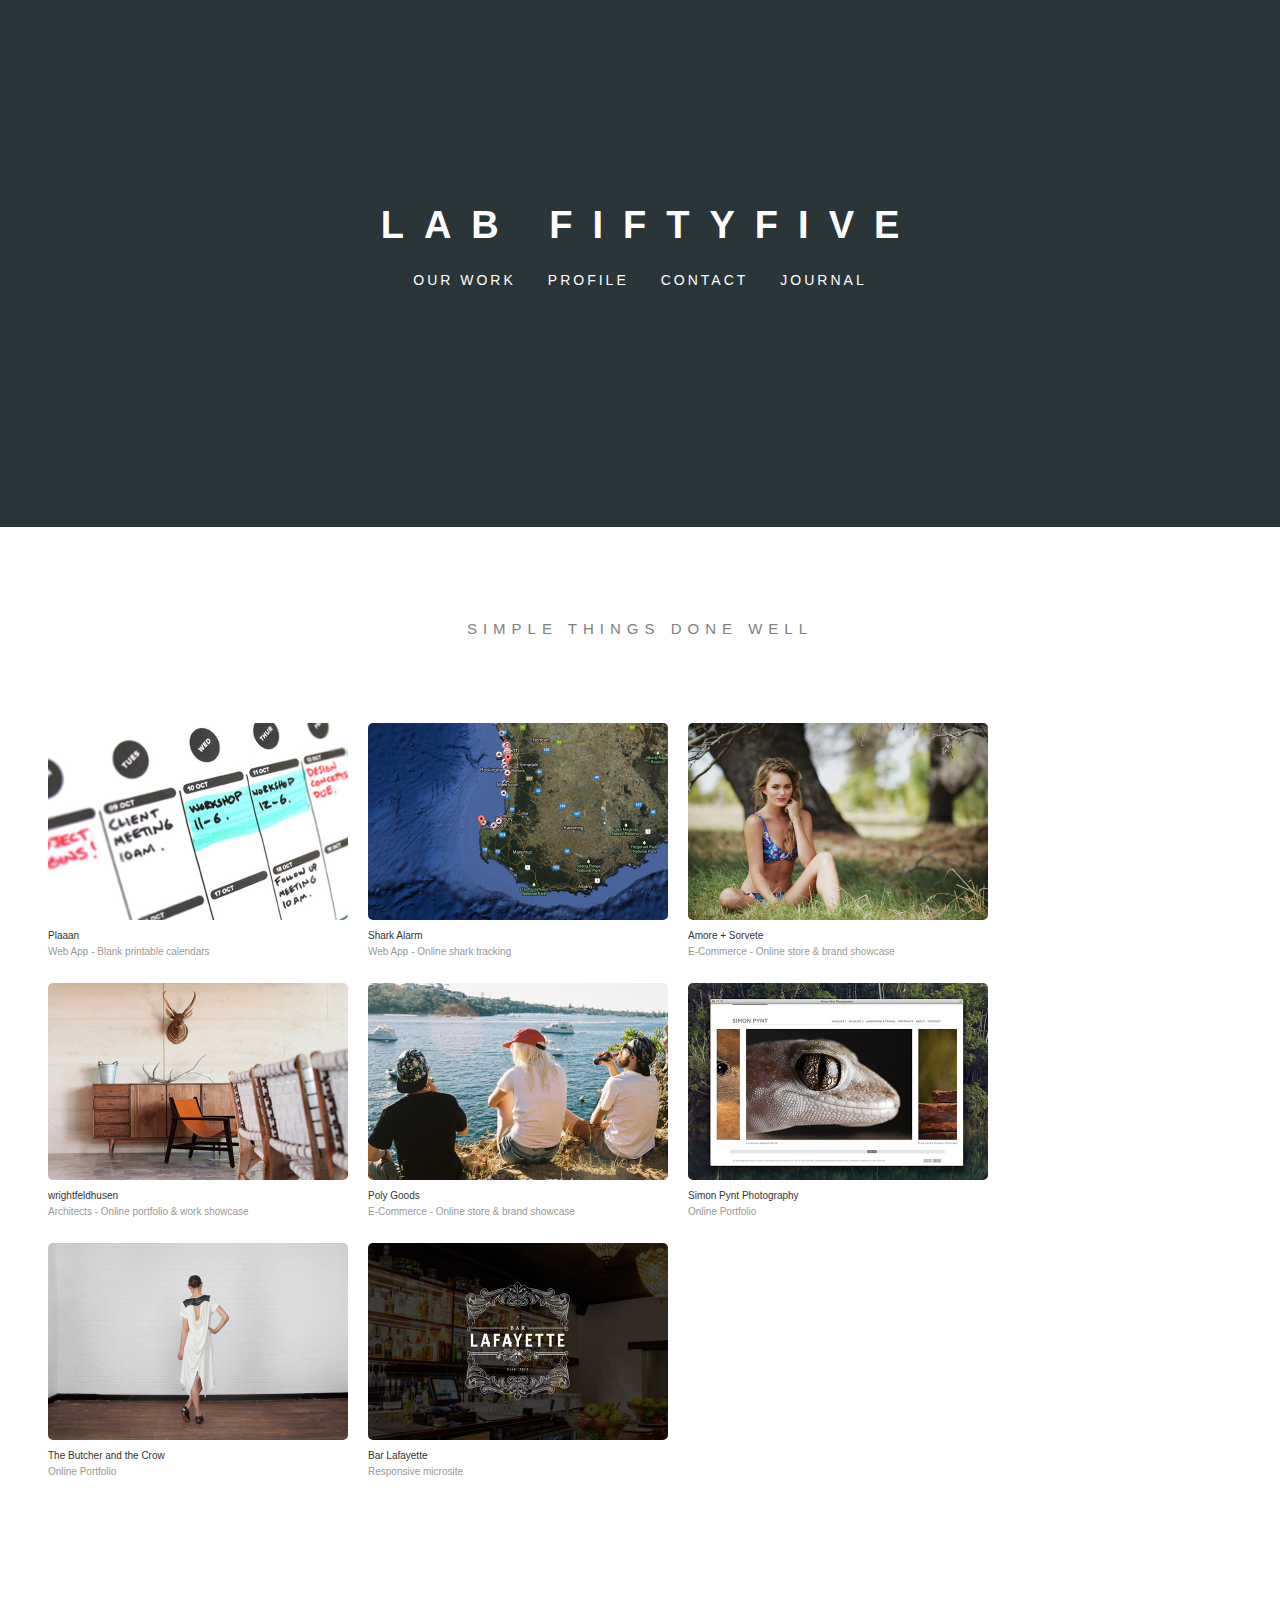
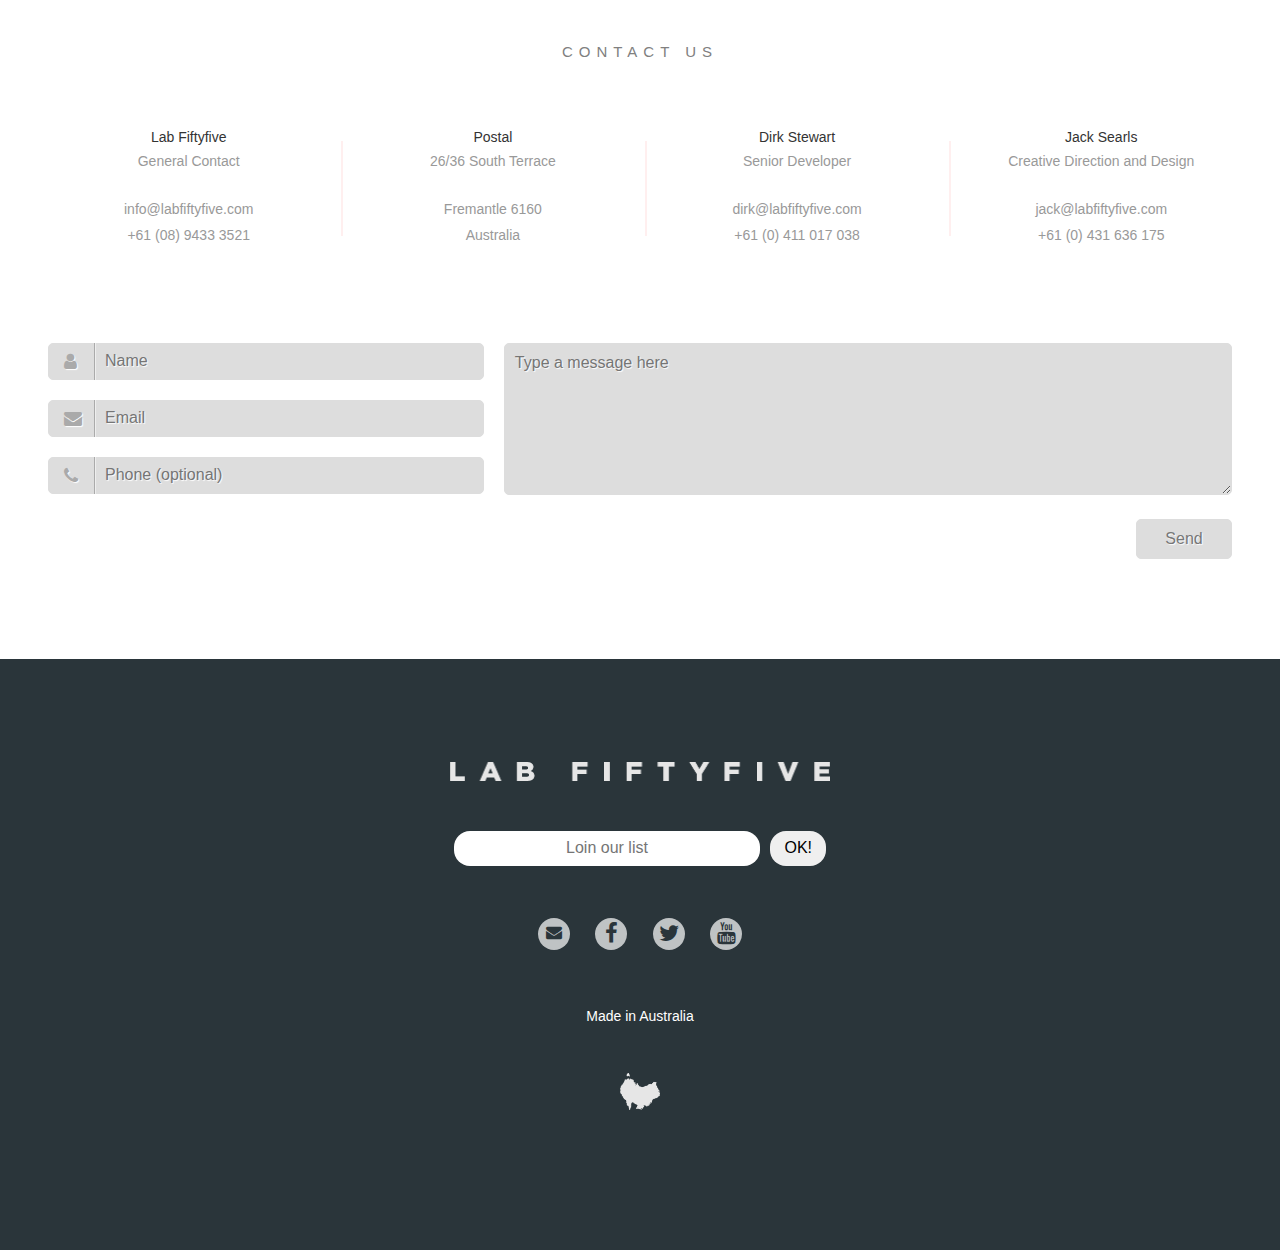
<file: 20170316/index.html>
<!DOCTYPE html>
<html>

<head>
	<meta charset="utf-8">
	<title>Page one two</title>
	<link rel="shortcut icon" href="img/favicon.png?v=0">
	<link rel="stylesheet" href="libs/normalize/normalize.css" />
	<link rel="stylesheet" href="libs/slick-carousel/slick.css" />
	<link rel="stylesheet" href="libs/slick-carousel/slick-theme.css" />
	<link rel="stylesheet" href="libs/font-awesome/css/font-awesome.min.css" />
	<!-- <link rel="stylesheet" href="libs/animate/animate.css" /> -->
	<!-- <link rel="stylesheet" href="css/fonts.css" /> -->
	<link rel="stylesheet" href="css/main.css" />
</head>

<body>
	<header>
			
			<h1 class=main-header>Lab Fiftyfive</h1>
					
					<!-- <ul class="sticky-main-menu">
						<li><a href="#">Our work</a></li>
						<li><a href="#">Profile</a></li>
						<li><a href="#">Contact</a></li>
						<li><a href="#">Journal</a></li>
					</ul> -->
				
				
					<ul class="static-main-menu">
						<li><a href="#">Our work</a></li>
						<li><a href="#">Profile</a></li>
						<li><a href="#">Contact</a></li>
						<li><a href="#">Journal</a></li>
					</ul>
				



				

					<!-- search form -->
					<!-- ============= -->
					<!-- <li class="search-wrap">
						<form action="" method="post" class="search-form">
							<input type="text" placeholder="Search" name="search">
							<button type="submit">
								<i class="fa fa-search"></i>
								<span>Search</span>
							</button>
						</form>
					</li> -->

					
			

		
	</header>
		

		
		<!-- <div class="carousel">
			<div class="carousel-slide first-slide">
				<h1>Odio Facere Accusantium</h1>
			</div>
			<div class="carousel-slide">
								<img src="img/1.jpg" alt="">
			</div>
			<div class="carousel-slide">
								<img src="img/1.jpg" alt="">
			</div>
			<div class="carousel-slide">
								<img src="img/1.jpg" alt="">
			</div>
			<div class="carousel-slide">
								<img src="img/1.jpg" alt="">
			</div>
		</div> -->

		<section class="our-works">
			<h2 class="section-header">Simple things done well</h2>
			<ul class="works">
				<li>
					<a href="#">
						<div class="carousel">
							<div class="carousel-slide">
								<img src="img/plaaan1.jpg" alt="">
							</div>
							<div class="carousel-slide">
								<img src="img/plaaan2.jpg" alt="">
							</div>
							<div class="carousel-slide">
								<img src="img/plaaan3.jpg" alt="">
							</div>
							<div class="carousel-slide">
								<img src="img/plaaan4.jpg" alt="">
							</div>
						</div>
						<p class="name">Plaaan</p>
						<p class="description">Web App - Blank printable calendars</p>
					</a>
				</li>
				<li>
					<a href="#">
						<div class="carousel">
							<div class="carousel-slide">
								<img src="img/sharkalarm1.jpg" alt="">
							</div>
							<div class="carousel-slide">
								<img src="img/sharkalarm2.jpg" alt="">
							</div>
							<div class="carousel-slide">
								<img src="img/sharkalarm3.jpg" alt="">
							</div>
							<div class="carousel-slide">
								<img src="img/sharkalarm4.jpg" alt="">
							</div>
						</div>
						<p class="name">Shark Alarm</p>
						<p class="description">Web App - Online shark tracking</p>
					</a>
				</li>
				<li>
					<a href="#">
						<div class="carousel">
							<div class="carousel-slide">
								<img src="img/amoresorvete1.jpg" alt="">
							</div>
							<div class="carousel-slide">
								<img src="img/amoresorvete2.jpg" alt="">
							</div>
							<div class="carousel-slide">
								<img src="img/amoresorvete3.jpg" alt="">
							</div>
							<div class="carousel-slide">
								<img src="img/amoresorvete4.jpg" alt="">
							</div>
						</div>
						<p class="name">Amore + Sorvete</p>
						<p class="description">E-Commerce - Online store & brand showcase</p>
					</a>
				</li>
				<li>
					<a href="#">
						<div class="carousel">
							<div class="carousel-slide">
								<img src="img/wrightfeldhusen1.jpg" alt="">
							</div>
							<div class="carousel-slide">
								<img src="img/wrightfeldhusen2.jpg" alt="">
							</div>
							<div class="carousel-slide">
								<img src="img/wrightfeldhusen3.jpg" alt="">
							</div>
							<div class="carousel-slide">
								<img src="img/wrightfeldhusen4.jpg" alt="">
							</div>
						</div>
						<p class="name">wrightfeldhusen</p>
						<p class="description">Architects - Online portfolio & work showcase</p>
					</a>
				</li>
				<li>
					<a href="#">
						<div class="carousel">
							<div class="carousel-slide">
								<img src="img/polygoods1.jpg" alt="">
							</div>
							<div class="carousel-slide">
								<img src="img/polygoods2.jpg" alt="">
							</div>
							<div class="carousel-slide">
								<img src="img/polygoods3.jpg" alt="">
							</div>
							<div class="carousel-slide">
								<img src="img/polygoods4.jpg" alt="">
							</div>
						</div>
						<p class="name">Poly Goods</p>
						<p class="description">E-Commerce - Online store & brand showcase</p>
					</a>
				</li>
				<li>
					<a href="#">
						<div class="carousel">
							<div class="carousel-slide">
								<img src="img/simonpynt1.jpg" alt="">
							</div>
							<div class="carousel-slide">
								<img src="img/simonpynt2.jpg" alt="">
							</div>
							<div class="carousel-slide">
								<img src="img/simonpynt3.jpg" alt="">
							</div>
							<div class="carousel-slide">
								<img src="img/simonpynt4.jpg" alt="">
							</div>
						</div>
						<p class="name">Simon Pynt Photography</p>
						<p class="description">Online Portfolio</p>
					</a>
				</li>
				<li>
					<a href="#">
						<div class="carousel">
							<div class="carousel-slide">
								<img src="img/thebutcherandthecrow1.jpg" alt="">
							</div>
							<div class="carousel-slide">
								<img src="img/thebutcherandthecrow2.jpg" alt="">
							</div>
							<div class="carousel-slide">
								<img src="img/thebutcherandthecrow3.jpg" alt="">
							</div>
							<div class="carousel-slide">
								<img src="img/thebutcherandthecrow4.jpg" alt="">
							</div>
						</div>
						<p class="name">The Butcher and the Crow</p>
						<p class="description">Online Portfolio</p>
					</a>
				</li>
				<li>
					<a href="#">
						<div class="carousel">
							<div class="carousel-slide">
								<img src="img/barlafayette1.jpg" alt="">
							</div>
							<div class="carousel-slide">
								<img src="img/barlafayette2.jpg" alt="">
							</div>
							<div class="carousel-slide">
								<img src="img/barlafayette3.jpg" alt="">
							</div>
							<div class="carousel-slide">
								<img src="img/barlafayette4.jpg" alt="">
							</div>
						</div>
						<p class="name">Bar Lafayette</p>
						<p class="description">Responsive microsite</p>
					</a>
				</li>
			</ul>

		</section>
		<section class="contacts">
			<h2 class="section-header">Contact us</h2>
			<ul class="our-team">
				<li>
					<p class="name">Lab Fiftyfive</p>
					<p class="role">General Contact</p>
					<a href="#" class="mail">info@labfiftyfive.com</a>
					<p class="phone">+61 (08) 9433 3521</p>
				</li>
				<li>
					<p class="name">Postal</p>
					<p class="role">26/36 South Terrace</p>
					<a href="#" class="mail">Fremantle 6160</a>
					<p class="phone">Australia</p>
				</li>
				<li>
					<p class="name">Dirk Stewart</p>
					<p class="role">Senior Developer</p>
					<a href="#" class="mail">dirk@labfiftyfive.com</a>
					<p class="phone">+61 (0) 411 017 038</p>
				</li>
				<li>
					<p class="name">Jack Searls</p>
					<p class="role">Creative Direction and Design</p>
					<a href="#" class="mail">jack@labfiftyfive.com</a>
					<p class="phone">+61 (0) 431 636 175 </p>
				</li>
			</ul>

			<form class="contact-form" action="" method="post">
				<div class="left-col">
					<label class="form-group">
						<i class="fa fa-user"></i>
						<input type="text" name="name" placeholder="Name" required="">
					</label>
					<label class="form-group">
						<i class="fa fa-envelope"></i>
						<input type="text" name="person_email" placeholder="Email" required="">
					</label>
					<label class="form-group">
						<i class="fa fa-phone"></i>
						<input type="text" name="phone" placeholder="Phone (optional)">
					</label>
				</div>
				<div class="right-col">
					<textarea name="message" placeholder="Type a message here"></textarea>
					<button type="submit">Send</button>
				</div>
			</form>
		</section>
	<footer>
		<img class="logo" src="img/logo-bottom-2x.png" alt="">
		<form class="mailig-list-form" action="" method="post">
			<input type="text" name="mail" placeholder="Loin our list" required="">
			<button type="submit">OK!</button>
		</form>
		<ul class="social-contacts">
			<li><a href="#"><i class="fa fa-envelope"></i></a></li>
			<li><a href="#"><i class="fa fa-facebook"></i></a></li>
			<li><a href="#"><i class="fa fa-twitter"></i></a></li>
			<li><a href="#"><i class="fa fa-youtube"></i></a></li>
		</ul>
		<p>Made in Australia</p>
		<img class="australia-image" src="img/au.png" alt="">
	</footer>
	<div class="hidden">
		<!--[if lt IE 9]>
		<script src="libs/es5-shim/es5-shim.min.js"></script>
		<script src="libs/html5shiv/html5shiv.min.js"></script>
		<script src="libs/html5shiv/html5shiv-printshiv.min.js"></script>
		<script src="libs/respond/respond.min.js"></script>
		<![endif]-->
		<script src="libs/jquery/jquery-3.1.1.min.js"></script>
		<script src="libs/slick-carousel/slick.js"></script>
		<!-- <script src="libs/scroll2id/PageScroll2id.min.js"></script> -->
		<script src="js/common.js"></script>
	</div>
</body>

</html>
</file>
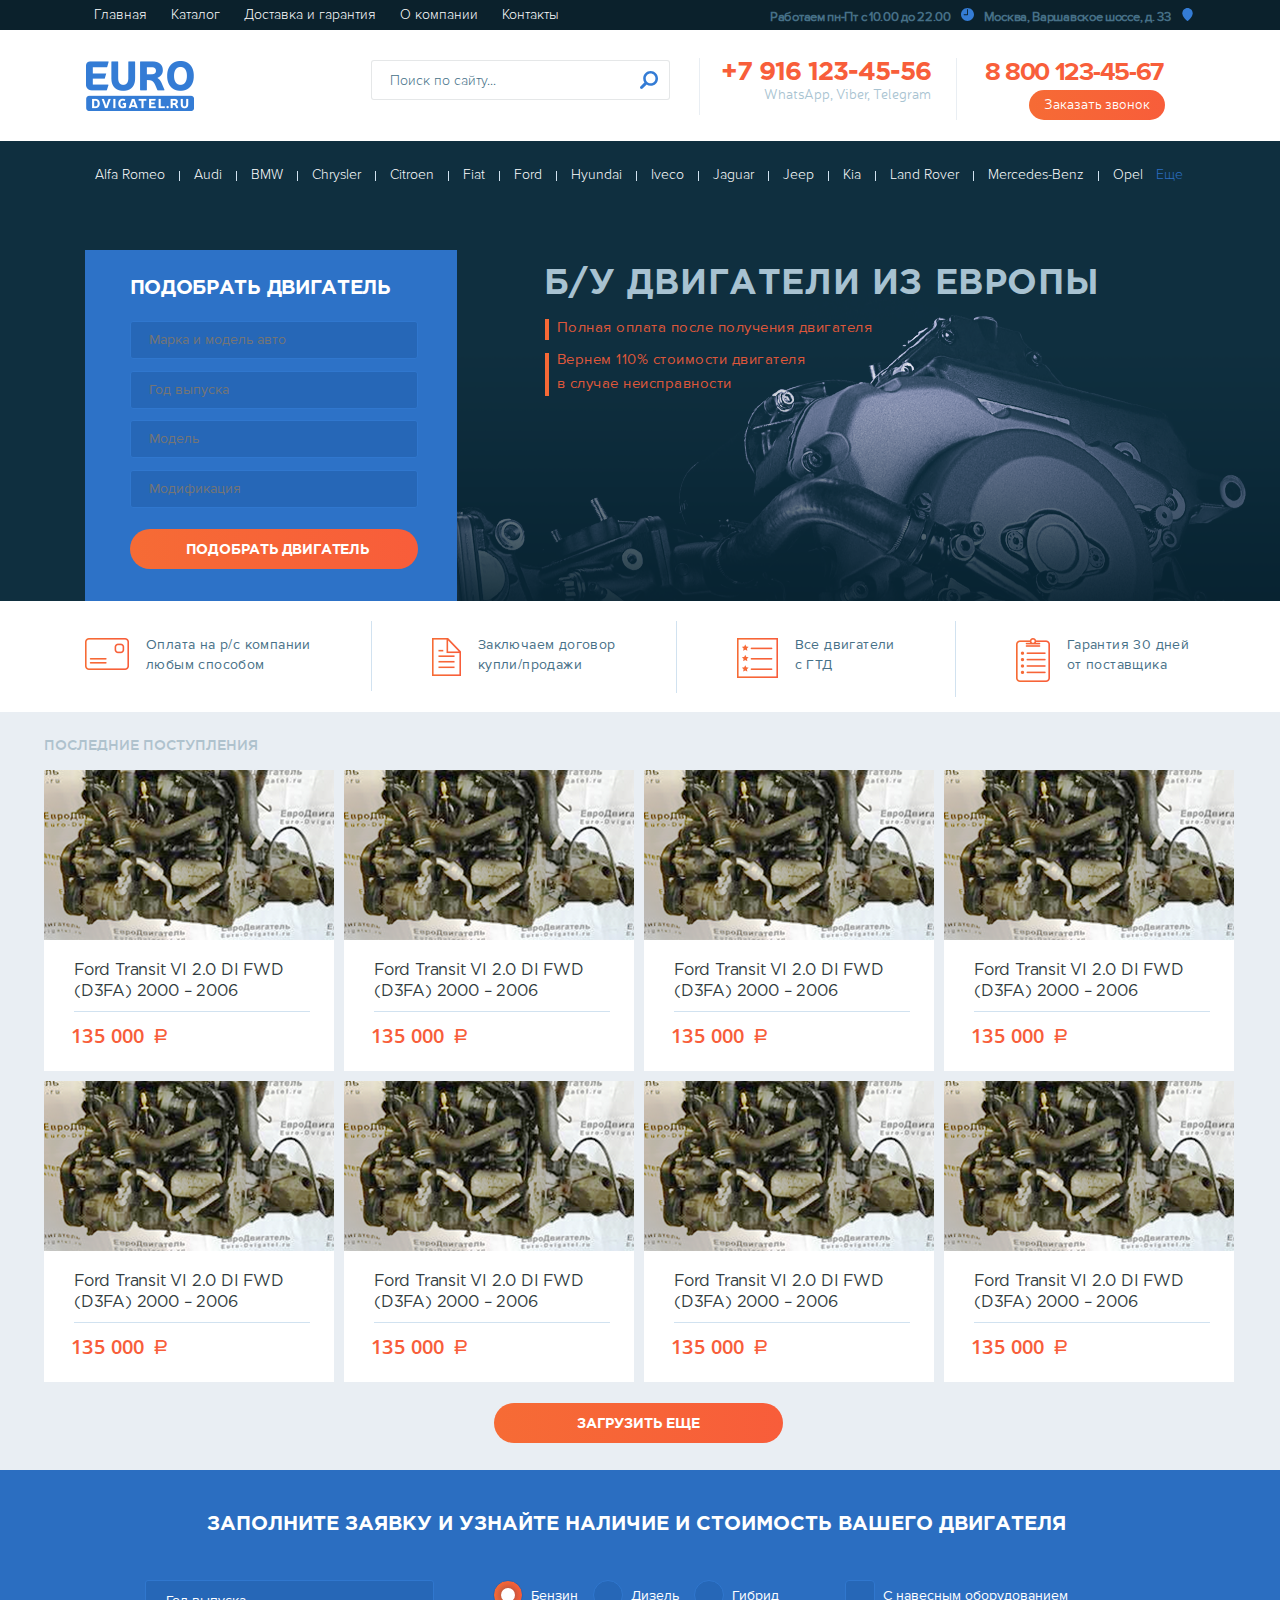
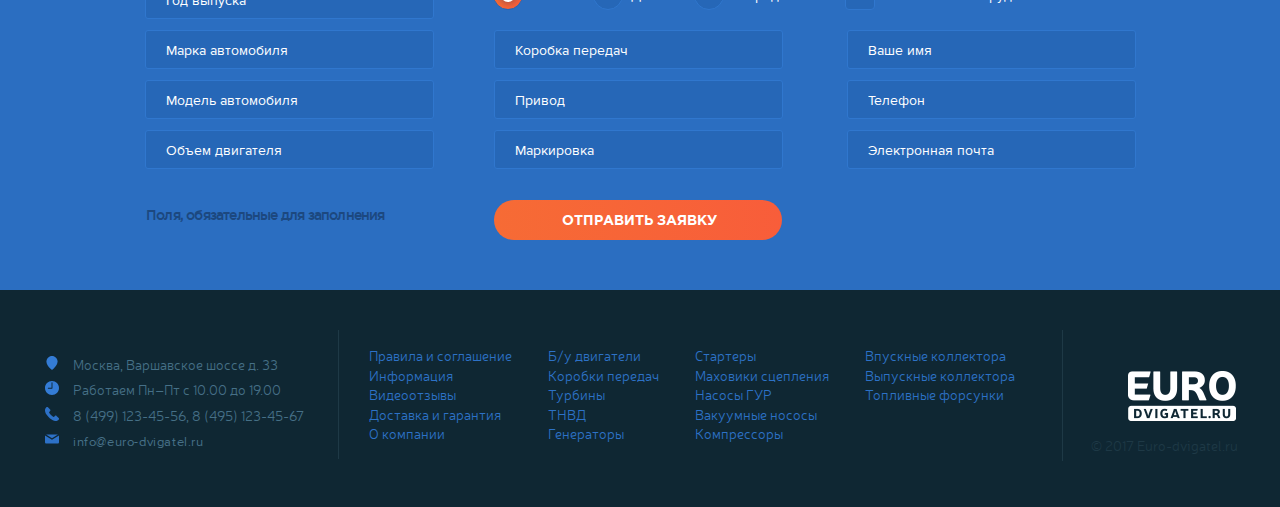
<file: 20170428/index.html>
<!DOCTYPE html>
<html>

<head>
    <meta charset="utf-8">
    <title>Page one three</title>
    <link rel="shortcut icon" href="img/favicon.png?v=0">
    <link rel="stylesheet" href="libs/normalize/normalize.css" />
    <link rel="stylesheet" href="libs/slick-carousel/slick.css" />
    <link rel="stylesheet" href="libs/slick-carousel/slick-theme.css" />
    <link rel="stylesheet" href="libs/font-awesome/css/font-awesome.min.css" />
    <!-- <link rel="stylesheet" href="libs/animate/animate.css" /> -->
    <!-- <link rel="stylesheet" href="css/fonts.css" /> -->
    <link rel="stylesheet" href="css/fonts.css" />
    <link rel="stylesheet" href="css/main.css" />
</head>

<body>
    <nav class="nav-top">
        <div class="content">
            <ul class="menu">
                <li class="active"><a href="#">Главная</a></li>
                <li><a href="#">Каталог</a></li>
                <li><a href="#">Доставка и гарантия</a></li>
                <li><a href="#">О компании</a></li>
                <li><a href="#">Контакты</a></li>
            </ul>
            <div class="info">
                <div class="hours">Работаем пн-Пт с 10.00 до 22.00<img class="icon" src="img/clock.svg" alt=""></div>
                <div class="address">Москва, Варшавское шоссе, д. 33<img class="icon" src="img/marker.svg" alt=""></div>
            </div>
        </div>
    </nav>
    <header class="header">
        <div class="content">
            <a href="#" class="logo">
                <img src="img/logo.png" alt="">
            </a>
            <form action="" method="post" class="search-form">
                <input type="text" placeholder="Поиск по сайту..." name="search">
                <button type="submit">
                    <img class="icon" src="img/search.svg" alt="">
                    <span>Search</span>
                </button>
            </form>
            <div class="colmn">
                <div class="phone">+7 916 123-45-56</div>
                <p class="social-contacts">WhatsApp, Viber, Telegram</p>
            </div>
            <div class="colmn">
                <div class="phone">8 800 123-45-67</div>
                <a href="#" class="button">Заказать звонок</a>
            </div>
        </div>
    </header>
    <div class="intro-top">
        <div class="content">
            <ul class="marks-list">
                <li><a href="#">Alfa Romeo</a></li>
                <li><a href="#">Audi</a></li>
                <li><a href="#">BMW</a></li>
                <li><a href="#">Chrysler</a></li>
                <li><a href="#">Citroen</a></li>
                <li><a href="#">Fiat</a></li>
                <li><a href="#">Ford</a></li>
                <li><a href="#">Hyundai</a></li>
                <li><a href="#">Iveco</a></li>
                <li><a href="#">Jaguar</a></li>
                <li><a href="#">Jeep</a></li>
                <li><a href="#">Kia</a></li>
                <li><a href="#">Land Rover</a></li>
                <li><a href="#">Mercedes-Benz</a></li>
                <li><a href="#">Opel</a></li>
                <li class="more-marks"><a href="#">Еще</a></li>
            </ul>
            <form action="#" class="search-engine" method="post">
                <h5 class="header">Подобрать двигатель</h5>
                <input type="text" placeholder="Марка и модель авто" name="mark">
                <input type="text" placeholder="Год выпуска" name="year">
                <input type="text" placeholder="Модель" name="model">
                <input type="text" placeholder="Модификация" name="modif">
                <button class="button" type="submit">Подобрать двигатель</button>
            </form>
            <h3 class="header">Б/у двигатели из Европы</h3>
            <p class="pros">Полная оплата после получения двигателя</p>
            <p class="pros">Вернем 110% стоимости двигателя
                <br>в случае неисправности</p>
        </div>
    </div>
    <div class="intro-bottom">
        <div class="content">
            <div class="pros">
				<img src="img/ID.png" alt="" class="icon">
				<p>Оплата на р/с компании <br>любым способом</p>
			</div>
            <div class="pros">
				<img src="img/document.png" alt="" class="icon">
				<p>Заключаем договор <br>купли/продажи</p>
			</div>
            <div class="pros">
				<img src="img/titles.png" alt="" class="icon">
				<p>Все двигатели <br>с ГТД</p>
			</div>
            <div class="pros">
				<img src="img/reminders.png" alt="" class="icon">
				<p>Гарантия 30 дней <br>от поставщика</p>
			</div>
        </div>
    </div>
    <div class="products">
    	<div class="content">
    		<h2 class="products-header">Последние поступления</h2>
    		<div class="row-1">
	    		<div class="product-card">
	    			<img src="img/card-image.png" alt="" class="card-image">
					<div class="card-content">
						<p class="name">Ford Transit VI 2.0 DI FWD (D3FA) 2000 – 2006</p>
						<p class="price">135 000 <span>a</span></p>
						<p class="bage">Без навесного оборудования</p>
						<a href="#" class="card-button">Подробнее</a>
					</div>
	    		</div>
	    		<div class="product-card">
	    			<img src="img/card-image.png" alt="" class="card-image">
					<div class="card-content">
						<p class="name">Ford Transit VI 2.0 DI FWD (D3FA) 2000 – 2006</p>
						<p class="price">135 000 <span>a</span></p>
						<p class="bage">Без навесного оборудования</p>
						<a href="#" class="card-button">Подробнее</a>
					</div>
	    		</div>
	    		<div class="product-card">
	    			<img src="img/card-image.png" alt="" class="card-image">
					<div class="card-content">
						<p class="name">Ford Transit VI 2.0 DI FWD (D3FA) 2000 – 2006</p>
						<p class="price">135 000 <span>a</span></p>
						<p class="bage">Без навесного оборудования</p>
						<a href="#" class="card-button">Подробнее</a>
					</div>
	    		</div>
	    		<div class="product-card">
	    			<img src="img/card-image.png" alt="" class="card-image">
					<div class="card-content">
						<p class="name">Ford Transit VI 2.0 DI FWD (D3FA) 2000 – 2006</p>
						<p class="price">135 000 <span>a</span></p>
						<p class="bage">Без навесного оборудования</p>
						<a href="#" class="card-button">Подробнее</a>
					</div>
	    		</div>
			</div>
			<div class="row-2">
	    		<div class="product-card">
	    			<img src="img/card-image.png" alt="" class="card-image">
					<div class="card-content">
						<p class="name">Ford Transit VI 2.0 DI FWD (D3FA) 2000 – 2006</p>
						<p class="price">135 000 <span>a</span></p>
						<p class="bage">Без навесного оборудования</p>
						<a href="#" class="card-button">Подробнее</a>
					</div>
	    		</div>
	    		<div class="product-card">
	    			<img src="img/card-image.png" alt="" class="card-image">
					<div class="card-content">
						<p class="name">Ford Transit VI 2.0 DI FWD (D3FA) 2000 – 2006</p>
						<p class="price">135 000 <span>a</span></p>
						<p class="bage">Без навесного оборудования</p>
						<a href="#" class="card-button">Подробнее</a>
					</div>
	    		</div>
	    		<div class="product-card">
	    			<img src="img/card-image.png" alt="" class="card-image">
					<div class="card-content">
						<p class="name">Ford Transit VI 2.0 DI FWD (D3FA) 2000 – 2006</p>
						<p class="price">135 000 <span>a</span></p>
						<p class="bage">Без навесного оборудования</p>
						<a href="#" class="card-button">Подробнее</a>
					</div>
	    		</div>
	    		<div class="product-card">
	    			<img src="img/card-image.png" alt="" class="card-image">
					<div class="card-content">
						<p class="name">Ford Transit VI 2.0 DI FWD (D3FA) 2000 – 2006</p>
						<p class="price">135 000 <span>a</span></p>
						<p class="bage">Без навесного оборудования</p>
						<a href="#" class="card-button">Подробнее</a>
					</div>
	    		</div>
			</div>
			<div class="products-footer">
				<a href="#" class="button">Загрузить еще</a>
			</div>
    	</div>
    </div>
    <form action="#" class="calculator-form" methos="post">
    	<div class="content">
    		<h2 class="header">Заполните заявку и узнайте наличие и стоимость вашего двигателя</h2>
    		<div class="col-3">
    			<input type="text" name="year" placeholder="Год выпуска">
    			<input type="text" name="mark" placeholder="Марка автомобиля">
    			<input type="text" name="model" placeholder="Модель автомобиля">
    			<input type="text" name="displacement" placeholder="Объем двигателя">
    			
    		</div>
    		<div class="col-3">
    			<input name="fuel" type="radio" value="gasoline" id="clc_radio01" checked><label for="clc_radio01"><span></span>Бензин</label>
    			<input name="fuel" type="radio" value="diesel" id="clc_radio02"><label for="clc_radio02"><span></span>Дизель</label>
    			<input name="fuel" type="radio" value="hybrid" id="clc_radio03"><label for="clc_radio03"><span></span>Гибрид</label>
    			<input type="text" name="gearbox" placeholder="Коробка передач">
    			<input type="text" name="drive" placeholder="Привод">
    			<input type="text" name="marking" placeholder="Маркировка">
    		</div>
    		<div class="col-3">
    			<input name="addequip" type="checkbox" id="clc_chbox01"><label for="clc_chbox01"><span></span>С навесным оборудованием</label>
    			<input type="text" name="customer" placeholder="Ваше имя">
    			<input type="text" name="phone" placeholder="Телефон" class="required">
    			<input type="text" name="mail" placeholder="Электронная почта">
    		</div>
    		<button class="button" type="submit">Отправить заявку</button>
			<p class="note">Поля, обязательные для заполнения</p>
		</div>
    </form>
    <footer class="main-footer">
    	<div class="content">
			<ul class="contact-info">
				<li><img src="img/marker.svg" alt="" class="icon">Москва, Варшавское шоссе д. 33</li>
				<li><img src="img/clock.svg" alt="" class="icon">Работаем Пн–Пт с 10.00 до 19.00</li>
				<li><img src="img/phone.svg" alt="" class="icon">8 (499) 123-45-56, 8 (495) 123-45-67</li>
				<li><img src="img/mail.svg" alt="" class="icon">info@euro-dvigatel.ru</li>
			</ul>
	    	<div class="full-menu">
	    		<ul class="col-4">
	    			<li><a href="#">Правила и соглашение</a></li>
	    			<li><a href="#">Информация</a></li>
	    			<li><a href="#">Видеоотзывы</a></li>
	    			<li><a href="#">Доставка и гарантия</a></li>
	    			<li><a href="#">О компании</a></li>
	    		</ul>
	    		<ul class="col-4">
	    			<li><a href="#">Б/у двигатели</a></li>
	    			<li><a href="#">Коробки передач</a></li>
	    			<li><a href="#">Турбины</a></li>
	    			<li><a href="#">ТНВД</a></li>
	    			<li><a href="#">Генераторы</a></li>
	    		</ul>
	    		<ul class="col-4">
	    			<li><a href="#">Стартеры</a></li>
	    			<li><a href="#">Маховики сцепления</a></li>
	    			<li><a href="#">Насосы ГУР</a></li>
	    			<li><a href="#">Вакуумные нососы</a></li>
	    			<li><a href="#">Компрессоры</a></li>
	    		</ul>
	    		<ul class="col-4">
	    			<li><a href="#">Впускные коллектора</a></li>
	    			<li><a href="#">Выпускные коллектора</a></li>
	    			<li><a href="#">Топливные форсунки</a></li>
	    		</ul>
	    	</div>
	    	<div class="logo">
	    		<img src="img/logo-w.png" alt="">
	    		<p>© 2017 Euro-dvigatel.ru</p>
	    	</div>
    	</div>
    </footer>
</body>

</html>
</file>
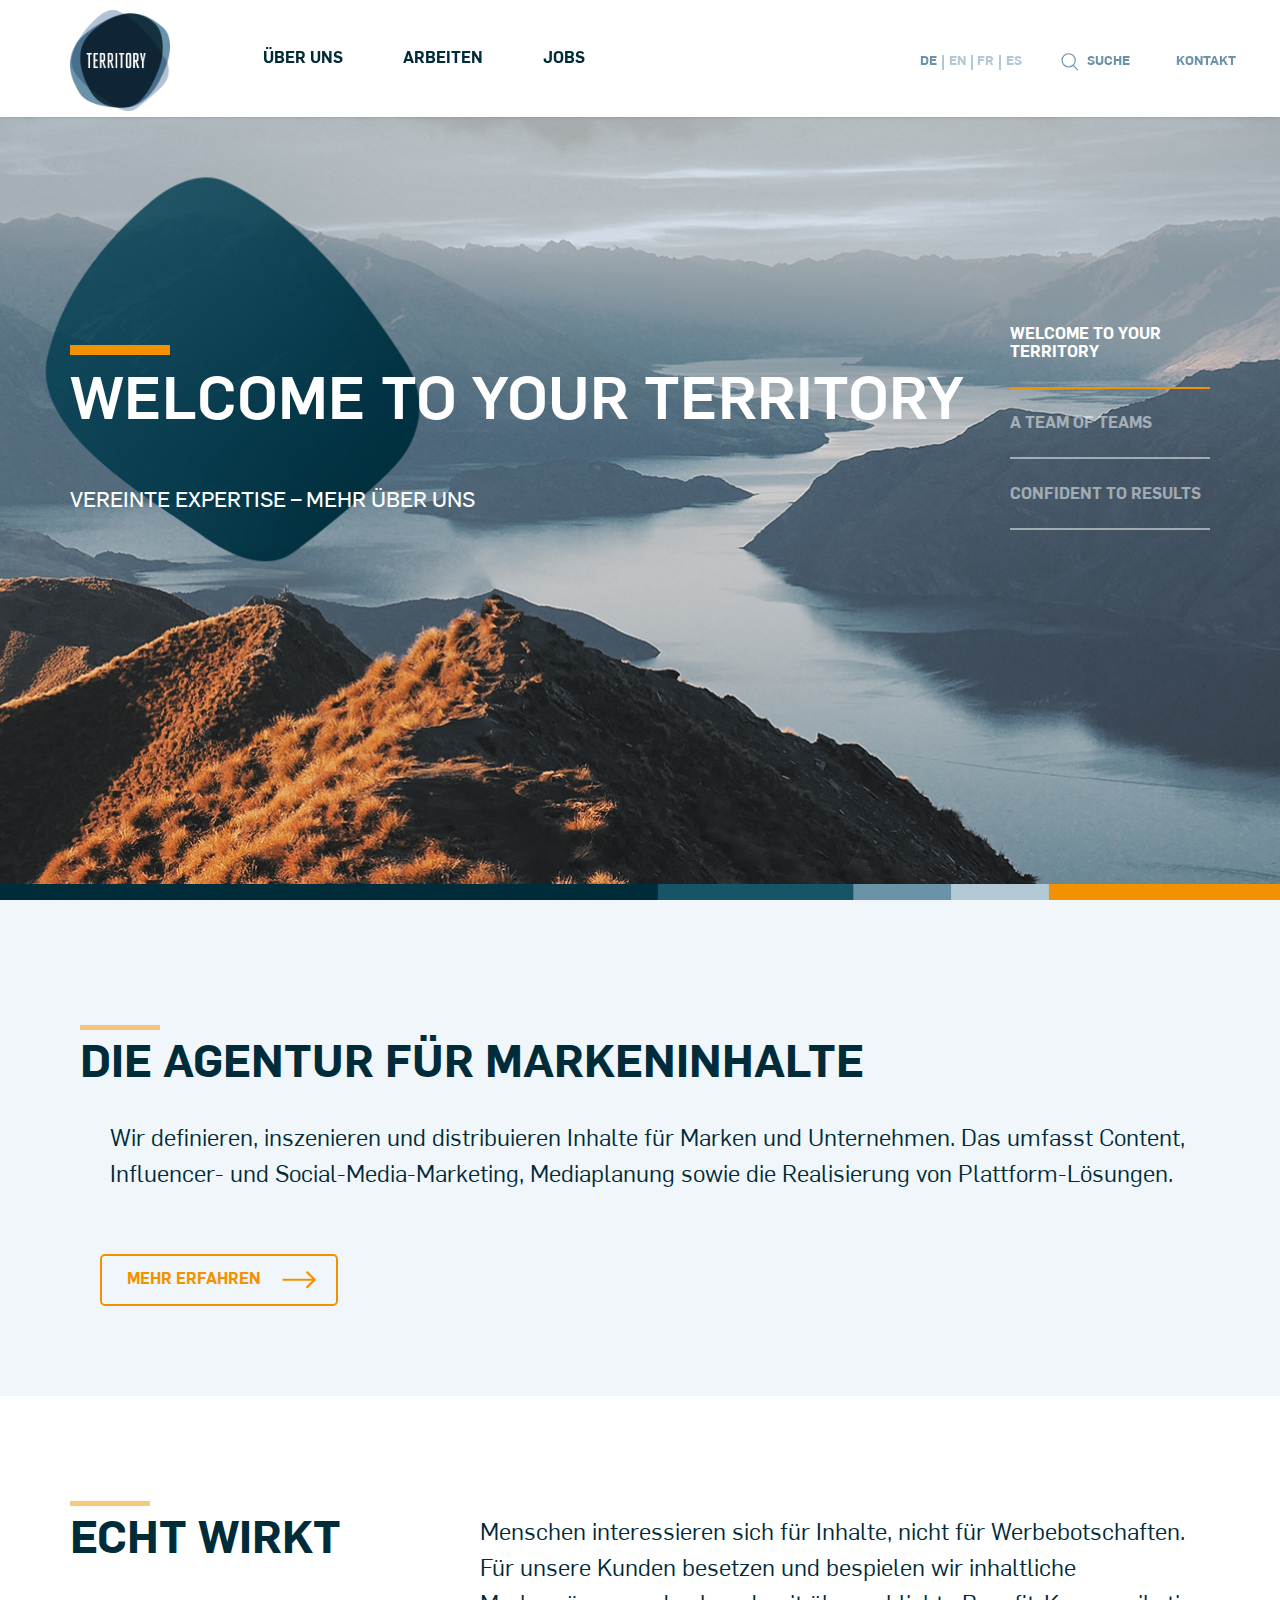
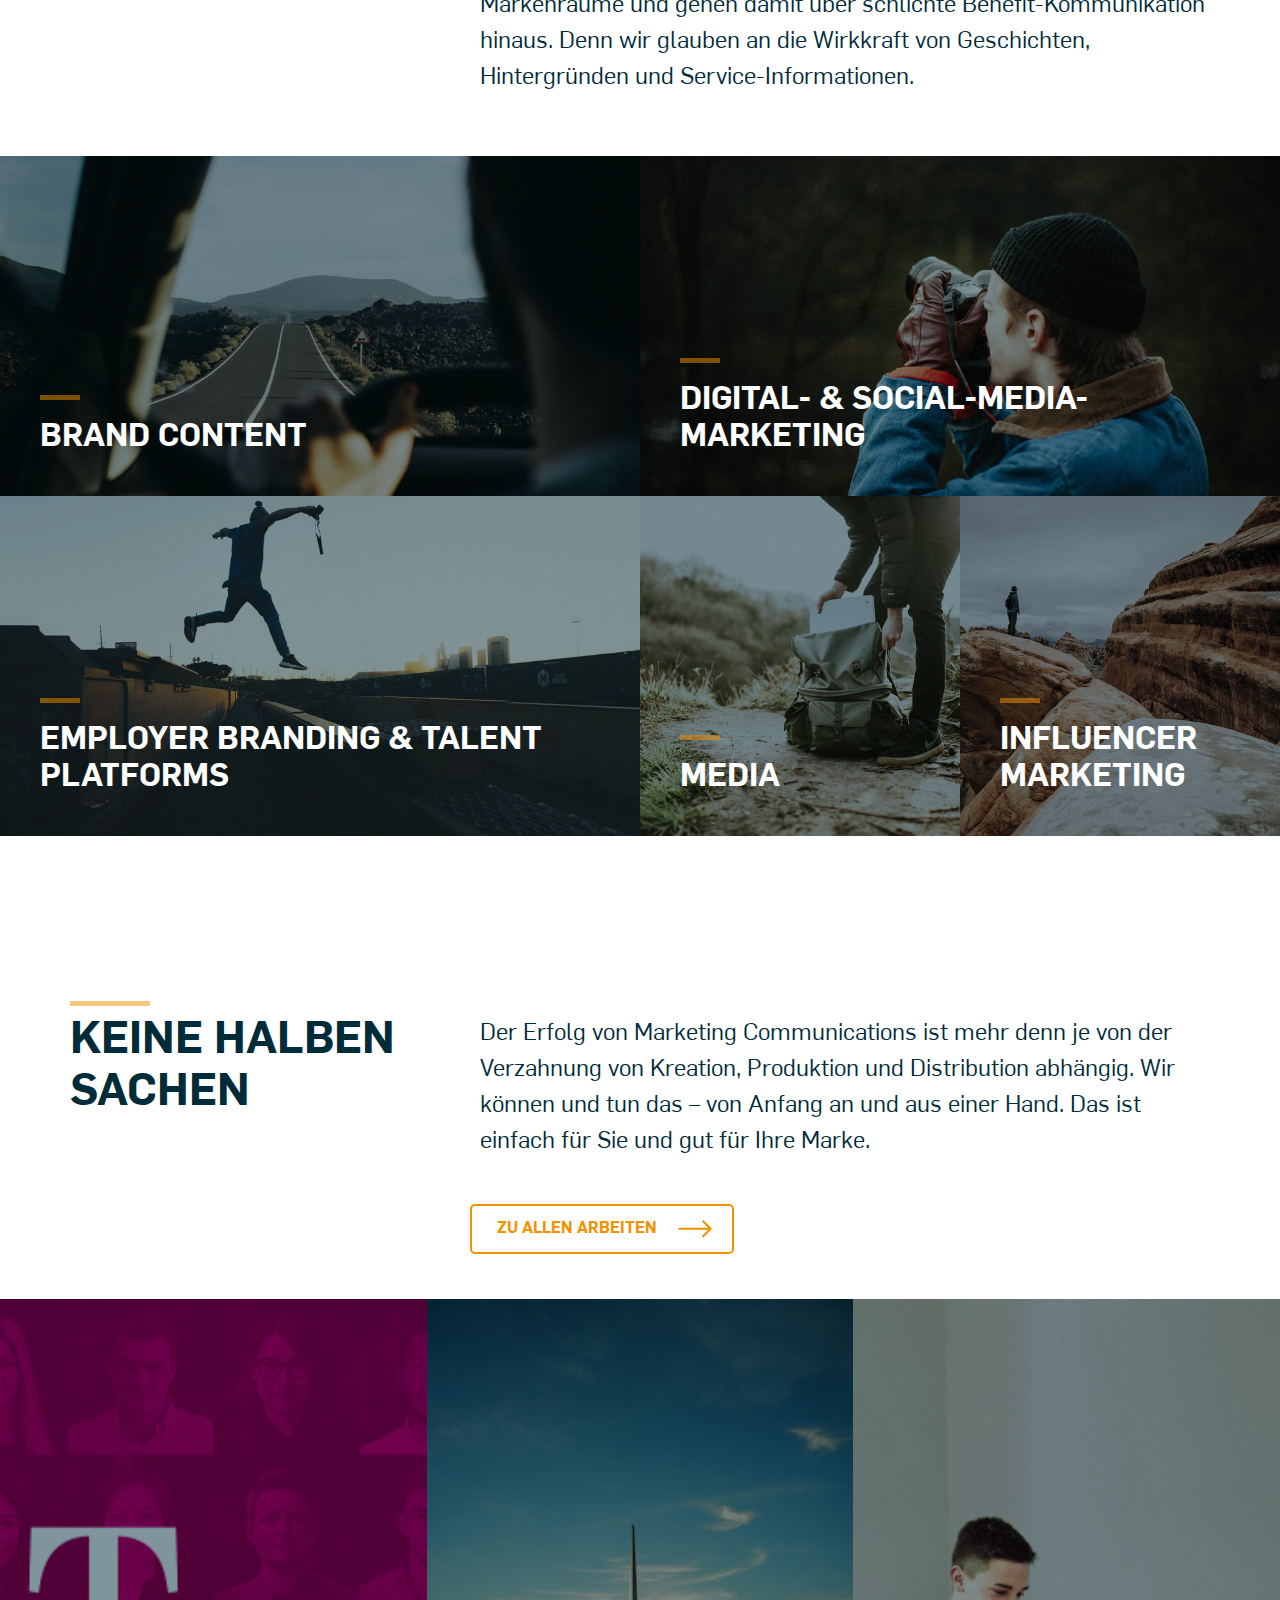
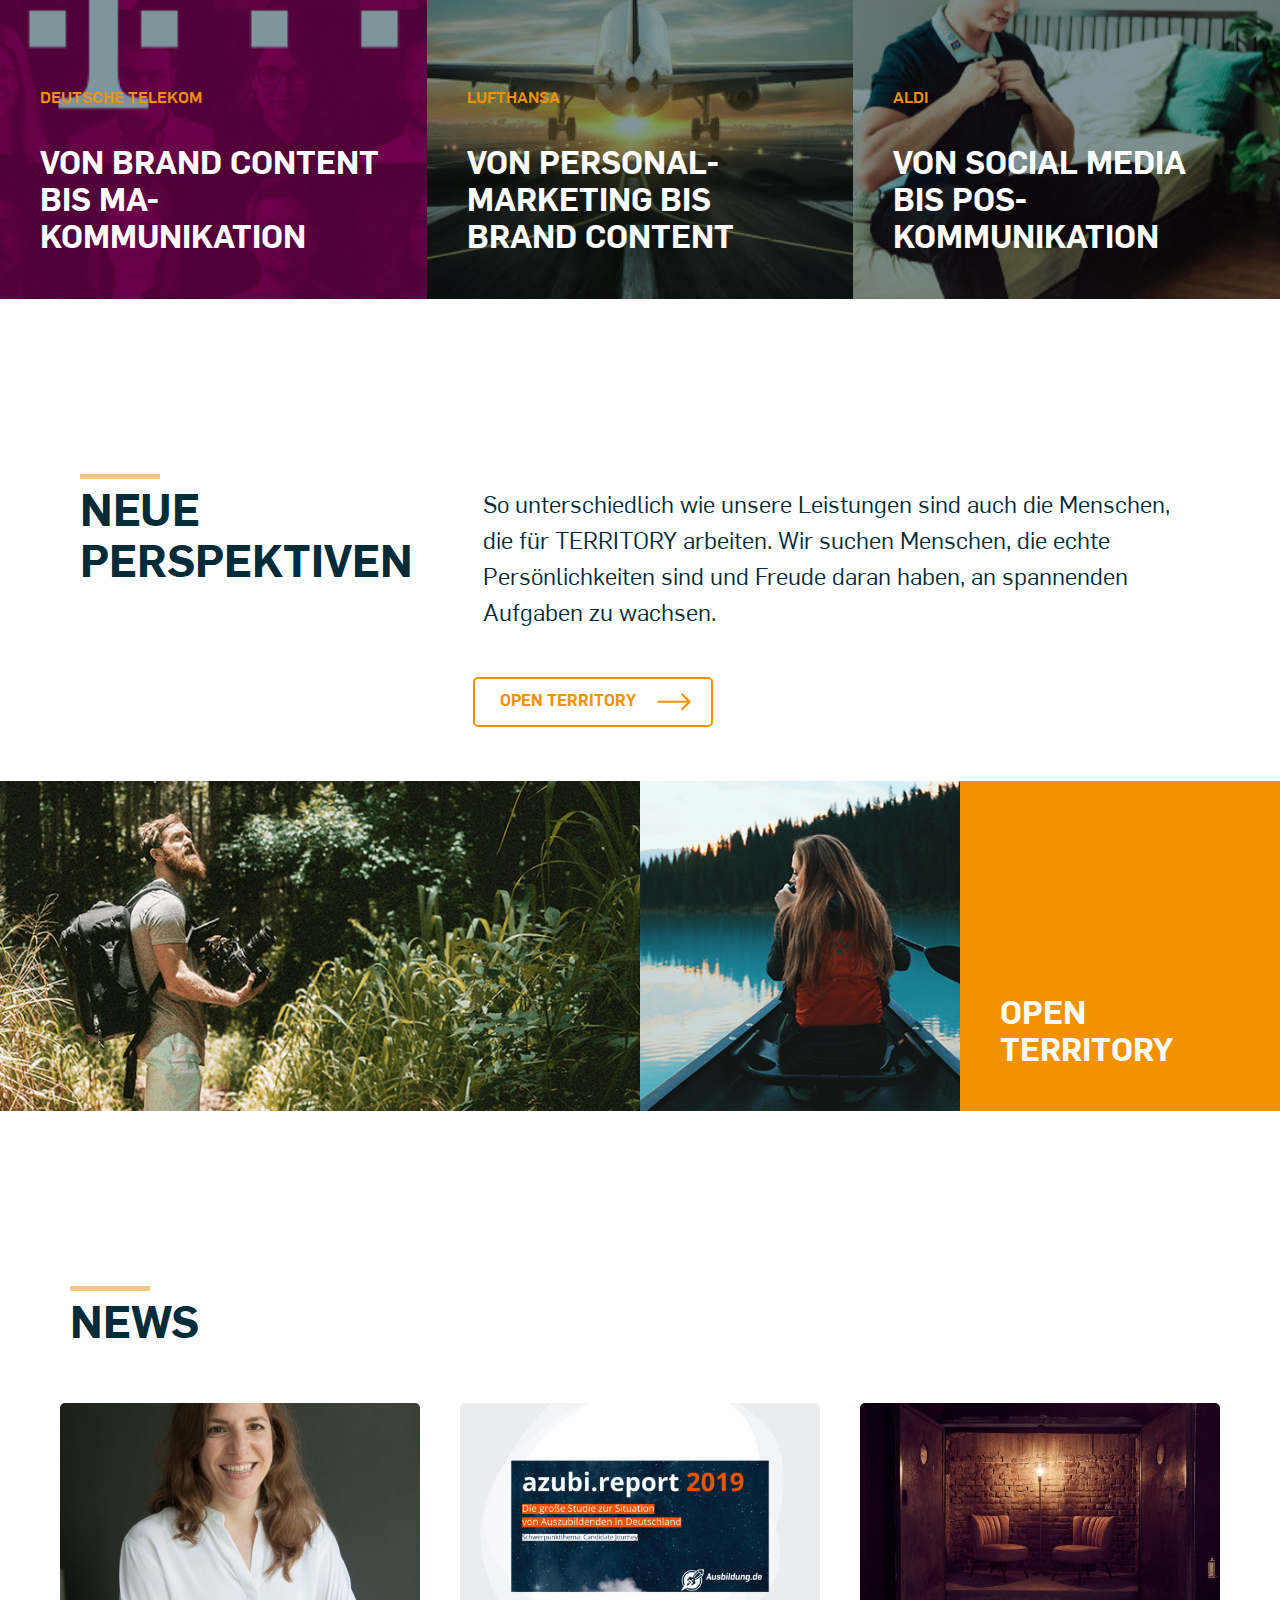
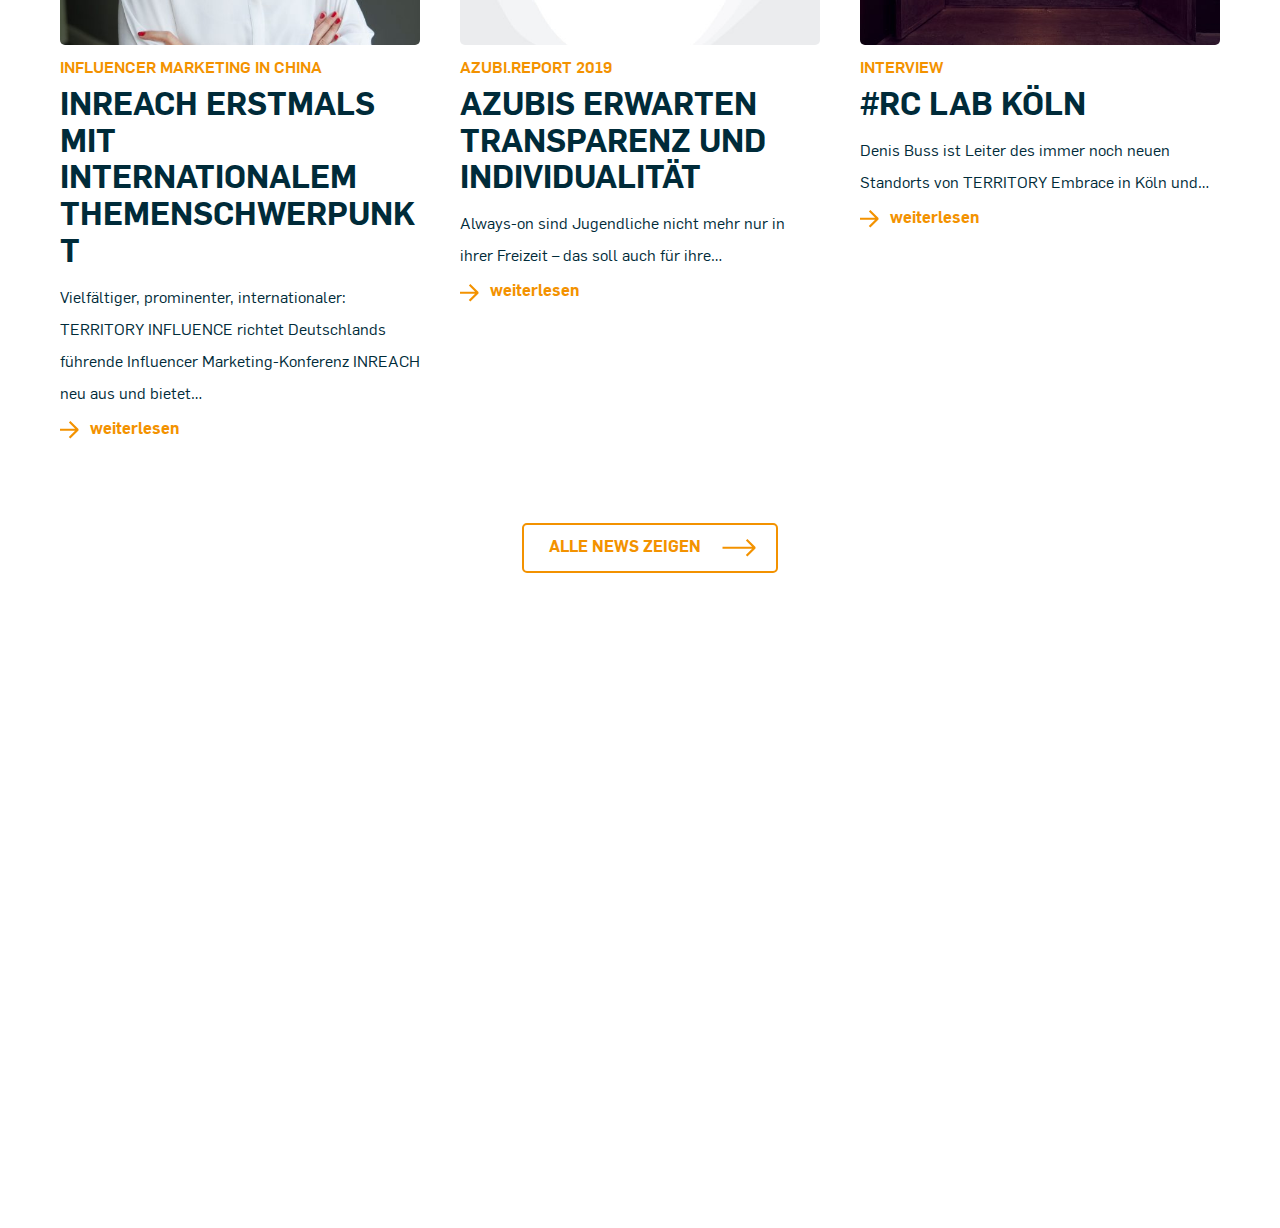
<file: 20190924/index.html>
<!DOCTYPE html>
<html>

<head>
  <meta charset="utf-8" />
  <title>
    territory
  </title>
  <link href="img/favicon.pimg/ng?v=0" rel="shortcut icon" />
  <link href="libs/normalize/normalize.css" rel="stylesheet" />
  <link href="libs/bootstrap/bootstrap-grid.css" rel="stylesheet" />
  <link href="libs/font-awesome/css/font-awesome.min.css" rel="stylesheet" />
  <link href="css/fonts.css" rel="stylesheet" />
  <link href="css/main.css" rel="stylesheet" />
  </meta>
</head>

<body>
  <div class="container-fluid no-padding">
    <header class="main-header">
      <div class="row no-margin">
        <div class="col-lg-2 no-padding">
          <a class="main-header__logo" href="#">
            <img alt="territory logo" class="main-header__logo-image" src="img/logo.png" />
          </a>
        </div>
        <div class="col-lg-10 no-padding">
          <div class="main-header__menu">
            <div class="row no-margin main-header__menu-content">
              <div class="col-lg-7 no-padding">
                <div class="main-header__menu-button">
                  <button class="bar-cross-button">
                    <div class="bar-cross-button__bar"></div>
                    <div class="bar-cross-button__bar"></div>
                    <div class="bar-cross-button__bar"></div>
                  </button>
                </div>
                <nav class="main-header__menu-main menu-main">
                  <a class="menu-main__item" href="#">
                    Über uns
                  </a>
                  <a class="menu-main__item" href="#">
                    Arbeiten
                  </a>
                  <a class="menu-main__item" href="#">
                    Jobs
                  </a>
                </nav>
              </div>
              <div class="col-lg-5 no-padding">
                <div class="main-header__menu-minor menu-minor">
                  <ul class="menu-minor__language language-switch">
                    <li class="language-switch__item language-switch__item--active">
                      <a class="language-switch__item-link" href="#">
                        DE
                      </a>
                    </li>
                    <li class="language-switch__item">
                      <a class="language-switch__item-link" href="#">
                        EN
                      </a>
                    </li>
                    <li class="language-switch__item">
                      <a class="language-switch__item-link" href="#">
                        FR
                      </a>
                    </li>
                    <li class="language-switch__item">
                      <a class="language-switch__item-link" href="#">
                        ES
                      </a>
                    </li>
                  </ul>
                  <form class="menu-minor__search search-box" action="">
                    <input class="search-box__input" name="search" type="text" placeholder="START TYPING..." />
                    <button class="search-box__open">
                      <i class="search-box__open-icon">
                      </i>
                      Suche
                    </button>
                    <button class="search-box__close">
                      <i class="search-box__close-icon">
                      </i>
                    </button>
                    </input>
                  </form>
                  <a class="menu-minor__contact" href="#">
                    Kontakt
                  </a>
                </div>
              </div>
            </div>
          </div>
        </div>
      </div>
    </header>
    <main id="main_content" class="main-content">
      <article class="main-content__container">
        <section class="main-banner">
          <div class="main-banner__slider slider">
            <ul class="slider__buttons">
              <li class="slider__button">
                Welcome to your territory
              </li>
              <li class="slider__button slider__button--active">
                A team of teams
              </li>
              <li class="slider__button">
                Confident to results
              </li>
            </ul>
            <div class="slider__slides-list">
              <ul class="slider__slides-list-content">
                <li class="slider__slides-item">
                  <div id="slide_1" class="slide">
                    <h2 class="slide__header">
                      Welcome to your territory
                    </h2>
                    <p class="slide__description">
                      Vereinte Expertise – mehr über uns
                    </p>
                  </div>
                  <a href="#" class="slide__link"></a>
                </li>
                <li class="slider__slides-item">
                  <div id="slide_2" class="slide">
                    <h2 class="slide__header">
                      A Team of Teams
                    </h2>
                    <p class="slide__description">
                      Vereinte Expertise – mehr über uns
                    </p>
                  </div>
                  <a href="#" class="slide__link"></a>
                </li>
                <li class="slider__slides-item">
                  <div id="slide_3" class="slide">
                    <h2 class="slide__header">
                      Confident to results
                    </h2>
                    <p class="slide__description">
                      Vereinte Expertise – mehr über uns
                    </p>
                  </div>
                  <a href="#" class="slide__link"></a>
                </li>
              </ul>
            </div>
          </div>
        </section>
        <section class="about-us">
          <div class="row no-margin">
            <h2 class="section-header">
              Die Agentur für Markeninhalte
            </h2>
            <p class="section-text">
              Wir definieren, inszenieren und distribuieren Inhalte für Marken und Unternehmen. Das umfasst Content,
              Influencer- und Social-Media-Marketing, Mediaplanung sowie die Realisierung von Plattform-Lösungen.
            </p>
            <a class="section-button">
              Mehr erfahren
            </a>
          </div>
        </section>
        <section class="territory">
          <div class="territory__introduction">
            <div class="row no-margin">
              <div class="col-lg-4 no-padding">
                <h2 class="section-header">
                  Echt wirkt
                </h2>
              </div>
              <div class="col-lg-8 no-padding">
                <p class="section-text">
                  Menschen interessieren sich für Inhalte, nicht für Werbebotschaften. Für unsere Kunden besetzen und
                  bespielen wir inhaltliche Markenräume und gehen damit über schlichte Benefit-Kommunikation hinaus.
                  Denn
                  wir glauben an die Wirkkraft von Geschichten, Hintergründen und Service-Informationen.
                </p>
              </div>
            </div>
          </div>
          <nav class="territory__cards">
            <div class="row no-margin">
              <a id="territory_card_1" class="col-lg-6 no-padding territory__card">
                <h4 class="territory__card-title">
                  Brand Content
                </h4>
              </a>
              <a id="territory_card_2" class="col-lg-6 no-padding territory__card">
                <h4 class="territory__card-title">
                  Digital- & Social-Media-Marketing
                </h4>
              </a>
            </div>
            <div class="row no-margin">
              <a id="territory_card_3" class="col-lg-6 no-padding territory__card">
                <h4 class="territory__card-title">
                  Employer Branding & Talent Platforms
                </h4>
              </a>
              <a id="territory_card_4" class="col-sm-6 col-lg-3 no-padding territory__card">
                <h4 class="territory__card-title">
                  Media
                </h4>
              </a>
              <a id="territory_card_5" class="col-sm-6 col-lg-3 no-padding territory__card">
                <h4 class="territory__card-title">
                  Influencer Marketing
                </h4>
              </a>
            </div>
          </nav>
        </section>
        <section class="works">
          <div class="works__introduction">
            <div class="row no-margin">
              <div class="col-lg-4 no-padding">
                <h2 class="section-header">
                  Keine halben Sachen
                </h2>
              </div>
              <div class="col-lg-8 no-padding">
                <p class="section-text">
                  Der Erfolg von Marketing Communications ist mehr denn je von der Verzahnung von Kreation, Produktion
                  und
                  Distribution abhängig. Wir können und tun das – von Anfang an und aus einer Hand. Das ist einfach für
                  Sie und gut für Ihre Marke.
                </p>
                <a class="section-button">
                  zu allen Arbeiten
                </a>
              </div>
            </div>
          </div>
          <nav class="row no-margin">
            <div class="col-lg-4 no-padding hover-index-5">
              <a id="works_card_1" class="works__card">
                <h4 class="works__card-title">
                  Deutsche Telekom
                </h4>
                <p class="works__card-description">
                  Von Brand Content bis MA-Kommunikation
                </p>
              </a>
            </div>
            <div class="col-lg-4 no-padding hover-index-5">
              <a id="works_card_2" class="works__card">
                <h4 class="works__card-title">
                  LUFTHANSA
                </h4>
                <p class="works__card-description">
                  Von Personal­marketing bis Brand Content
                </p>
              </a>
            </div>
            <div class="col-lg-4 no-padding hover-index-5">
              <a id="works_card_3" class="works__card">
                <h4 class="works__card-title">
                  ALDI
                </h4>
                <p class="works__card-description">
                  Von Social Media bis POS-Kommunikation
                </p>
              </a>
            </div>
          </nav>
        </section>
        <section class="jobs">
          <div class="jobs__introduction">
            <div class="row no-margin">
              <div class="col-lg-4 no-padding">
                <h2 class="section-header">
                  Neue Perspektiven
                </h2>
              </div>
              <div class="col-lg-8 no-padding">
                <p class="section-text">
                  So unterschiedlich wie unsere Leistungen sind auch die Menschen, die für TERRITORY arbeiten. Wir
                  suchen
                  Menschen, die echte Persönlichkeiten sind und Freude daran haben, an spannenden Aufgaben zu wachsen.
                </p>
                <a href="#" class="section-button">
                  Open Territory
                </a>
              </div>
            </div>
          </div>
          <ul class="row no-margin jobs__cards">
            <li class="col-lg-6 no-padding jobs__card jobs__card--big">
            </li>
            <li class="col-sm-6 col-lg-3 no-padding jobs__card">
            </li>
            <li class="col-sm-6 col-lg-3 no-padding jobs__card jobs__card--active">
              <a class="jobs__card-title" href="#">
                Open TERRITORY
              </a>
            </li>
          </ul>
        </section>
        <section class="news">
          <h2 class="section-header">
            News
          </h2>
          <nav class="row no-margin news__cards">
            <a class="col-sm-6 col-lg-4 no-padding news__card">
              <img alt="women" class="news__card-image" src="img/news1.jpg" />
              <div class="news__card-category">
                Influencer Marketing in China
              </div>
              <h4 class="news__card-title">
                INREACH erstmals mit internationalem Themenschwerpunkt
              </h4>
              <p class="news__card-description">
                Vielfältiger, prominenter, internationaler: TERRITORY INFLUENCE richtet Deutschlands führende Influencer
                Marketing-Konferenz INREACH neu aus und bietet…
              </p>
              <div class="news__card-link" href="">
                weiterlesen
              </div>
            </a>
            <a class="col-sm-6 col-lg-4 no-padding news__card">
              <img alt="report title" class="news__card-image" src="img/news2.jpg" />
              <div class="news__card-category">
                azubi.report 2019
              </div>
              <h4 class="news__card-title">
                Azubis erwarten Transparenz und Individualität
              </h4>
              <p class="news__card-description">
                Always-on sind Jugendliche nicht mehr nur in ihrer Freizeit – das soll auch für ihre…
              </p>
              <div class="news__card-link" href="">
                weiterlesen
              </div>
            </a>
            <a class="col-sm-6 col-lg-4 no-padding news__card">
              <img alt="room" class="news__card-image" src="img/news3.jpg" />
              <div class="news__card-category">
                Interview
              </div>
              <h4 class="news__card-title">
                #RC Lab Köln
              </h4>
              <p class="news__card-description">
                Denis Buss ist Leiter des immer noch neuen Standorts von TERRITORY Embrace in Köln und…
              </p>
              <div class="news__card-link" href="">
                weiterlesen
              </div>
            </a>
          </nav>
          <div class="news__end">
            <a class="section-button" href="#">
              Alle News zeigen
            </a>
          </div>
        </section>
      </article>
    </main>
    <footer class="main-footer">
      <div class="main-footer__main">
        <div class="row no-margin">
          <div class="col-lg-6 no-padding">
            <img alt="territory logo" class="main-footer__logo" src="img/logo.png" />
            <div class="main-footer__contacts">
              <h6 class="main-footer__contacts-header">
                Territory
              </h6>
              <div class="row no-margin">
                <div class="col-sm-6 col-lg-7 no-padding">
                  <div class="main-footer__contacts-simple-items">
                    <p class="main-footer__contacts-simple-item">
                      Bei den Mühren 1
                    </p>
                    <p class="main-footer__contacts-simple-item">
                      20457 Hamburg, Deutschland
                    </p>
                  </div>
                </div>
                <div class="col-sm-6 col-lg-5 no-padding">
                  <nav class="main-footer__contacts-complex-items named-items">
                    <div class="named-list__item">
                      <span class="named-list__item-title">
                        Telefon
                      </span>
                      <a class="named-list__item-link" href="#">
                        +49 (0) 40 3703-5003
                      </a>
                    </div>
                    <div class="named-list__item">
                      <span class="named-list__item-title">
                        E-Mail
                      </span>
                      <a class="named-list__item-link" href="#">
                        contact@territory.de
                      </a>
                    </div>
                  </nav>
                </div>
              </div>
            </div>
          </div>
          <div class="col-lg-5 offset-lg-1 no-padding align-bottom">
            <div class="row no-margin align-bottom">
              <div class="col-sm-5 no-padding align-bottom">
                <div class="main-footer__for-companies">
                  <h6 class="main-footer__for-companies-header">
                    Für Unternehmen
                  </h6>
                  <nav class="main-footer__for-companies-list">
                    <a class="main-footer__for-companies-item" href="#">
                      Über uns
                    </a>
                    <a class="main-footer__for-companies-item" href="#">
                      Arbeiten
                    </a>
                    <a class="main-footer__for-companies-item" href="#">
                      News
                    </a>
                    <a class="main-footer__for-companies-item" href="#">
                      Markenleitbild
                    </a>
                  </nav>
                </div>
              </div>
              <div class="col-sm-6 offset-sm-1 no-padding align-bottom">
                <div class="main-footer__for-applicants">
                  <h6 class="main-footer__for-applicants-header">
                    Für Bewerber
                  </h6>
                  <nav class="main-footer__for-applicants-list">
                    <a class="main-footer__for-applicants-item" href="#">
                      Arbeiten bei TERRITORY
                    </a>
                    <a class="main-footer__for-applicants-item" href="#">
                      Jobs
                    </a>
                    <a class="main-footer__for-applicants-item" href="#">
                      Standorte
                    </a>
                  </nav>
                </div>
              </div>
            </div>
          </div>
        </div>
      </div>
      <div class="main-footer__least">
        <div class="row no-margin">
          <div class="col-lg-3 no-padding">
            <a class="main-footer__copyrights">
              © 2019 Territory
            </a>
          </div>
          <div class="col-lg-6 no-padding">
            <nav class="main-footer__navbar">
              <a class="main-footer__navbar-item" href="#">
                Newsletter
              </a>
              <a class="main-footer__navbar-item" href="#">
                Mediadaten
              </a>
              <a class="main-footer__navbar-item" href="#">
                Impressum
              </a>
              <a class="main-footer__navbar-item" href="#">
                Datenschutz
              </a>
              <a class="main-footer__navbar-item" href="#">
                AGB / AEB
              </a>
            </nav>
          </div>
          <div class="col-lg-3 no-padding">
            <nav class="main-footer__social social-items">
              <a class="social-item" href="#">
                <i class="fa fa-facebook-official">
                </i>
              </a>
              <a class="social-item" href="#">
                <i class="fa fa-instagram">
                </i>
              </a>
              <a class="social-item" href="#">
                <i class="fa fa-twitter">
                </i>
              </a>
              <a class="social-item" href="#">
                <i class="fa fa-youtube-play">
                </i>
              </a>
              <a class="social-item" href="#">
                <i class="fa fa-coffee">
                </i>
              </a>
              <a class="social-item" href="#">
                <i class="fa fa-linkedin">
                </i>
              </a>
            </nav>
          </div>
        </div>
      </div>
      <a class="main-footer__back-button" href="#main_content">
        Back to top
      </a>
    </footer>
    <div class="hidden">
      <script src="js/common.js">
      </script>
    </div>
  </div>
</body>

</html>
</file>
<file: 20170316/css/main.css>
body {
}

a {
	text-decoration: none;
	outline: 0;
	color: #333;
}

.main-header {
	margin: 0;
	font-size: 38px;
	font-weight: bold;
	letter-spacing: 20px;
	text-transform: uppercase;
	color: white;
	position: relative;
	left: 10px;
}

.section-header {
margin: 0;
font-size: 15px;
letter-spacing: 6px;
text-transform: uppercase;
color: gray;
font-weight: lighter;
text-align: center;
}


/* ┬ ┬┌─┐┌─┐┌┬┐┌─┐┬─┐
   ├─┤├┤ ├─┤ ││├┤ ├┬┘
   ┴ ┴└─┘┴ ┴─┴┘└─┘┴└─      */

header {
	padding: 204px 0 234px;
	text-align: center;
	background: #2a353a;
}

header ul {
	margin-top: 0;
	margin-bottom: 0;
	padding: 0;
	list-style: none;
	display: inline-block;
}
header li {
	float: left;
}

header ul a {
	display: inline-block;
}

.static-main-menu {
	margin-top: 23px;
	display: inline-block;
}

.static-main-menu > li + li {
	margin-left: 32px;
}

.static-main-menu > li > a {
	font-size: 14px;
	text-transform: uppercase;
	letter-spacing: 3px;
	color: white;
}

.static-main-menu > li > a:hover {

}


/*==============================

     S E A R C H   F O R M

==============================*/
/***
.search-wrap {
	width: auto;
}

.search-form {
	padding: 10px;
}

.search-form input {
	border: solid 1px;
	border-radius: 3px;
	padding-left: 12px;
	padding-right: 12px;
	width: 150px;
	height: 24px;
}

.search-form button {
	padding: 4px;
	border: solid 1px;
	border-radius: 3px;
	cursor: pointer;
}

.search-form button span {
	margin-left: -5px;
	width: 1px;
	height: 1px;
	overflow: hidden;
	font-size: 0px;
}
*/



/*.first-slide {
	position: relative;
}

.first-slide h1 {
	position: absolute;
	left: 20px;
	bottom: 100px;
	text-transform: capitalize;
	color: white;
}

/*------------------------------

     our works

------------------------------*/

.our-works {
padding: 93px 8px;
}

.works {
list-style: none;
margin: 0;
padding: 0;
margin-top: 65px;
margin-left: 20px;
}

.works:after {
	content: "";
	clear: both;
	display: table;
}

.works li {
float: left;
margin-left: 20px;
margin-top: 20px;
}

.works a {
height: 240px;
width: 300px;
display: block;
}

.carousel {

}

.carousel-slide {
	height: 197px;
}

.carousel-slide img {
width: 100%;
height: 100%;
border-radius: 5px;
}

.works .name {
	margin: 0;
margin-top: 10px;
font-size: 10px;
}

.works .description {
	margin: 0;
margin-top: 5px;
font-size: 10px;
color: #999;
}






.contacts {
	padding: 67px 0 0;
}

.our-team {
	margin: 69px auto 0;
padding: 0;
list-style: none;
width: 96%;
text-align: center;
position: relative;
left: 11px;
}

.our-team:after {
	content: "";
	clear: both;
	display: table;
}

.our-team li {
	margin: 0;
padding: 0;
float: left;
width: calc(25% - 3px);
position: relative;
}

.our-team li + li:after {
	content: "";
position: absolute;
left: 0;
top: 12px;
width: 2px;
height: 84%;
background: #ffefef;
}

.our-team li p {
	font-size: 14px;
	color: #999;
	margin: 0;
}

.our-team .name {
	color: #333;
}

.our-team .role {
	margin-top: 8px;	
}

.our-team .mail {
	margin-top: 32px;
	display: inline-block;
	color: #999;
	font-size: 14px;
}

.our-team .phone {
	margin-top: 8px;
}
















.contact-form {
display: block;
padding: 100px 48px;
}

.contact-form:after {
	content: "";
	clear: both;
	display: table;
}

.contact-form .left-col {
float: left;
width: 36.5%;
}

.contact-form .right-col {
	float: right;
width: 61.5%;
}

.contact-form input,
.contact-form textarea,
.contact-form button {
border: solid 1px #ddd;
border-radius: 5px;
background: #ddd;
color: #777;
text-shadow: 1px 1px 1px white;
}

.contact-form .form-group {
display: block;
position: relative;
}

.contact-form .form-group + .form-group {
margin-top: 20px;
}

.contact-form i {
width: 30px;
position: absolute;
left: 16px;
border:none;
border-right: solid 1px;
height: 100%;
font-size: 18px;
color: #aaa;
text-shadow: 1px 1px 1px white;
box-shadow: 0.5px 0 0 white;
}

.contact-form i:before {
	margin-top: 10px;
	display: inline-block;
	vertical-align: middle;
}

.contact-form input {
width: 87%;
height: 33px;
padding-left: 56px;
}

.contact-form input:befor {
	background: transparent;
	border-color: red;
}

.contact-form input:focus {
	background: transparent;
	border-color: #e01837;
}

.contact-form textarea {
width: 97%;
height: 130px;
padding: 10px;
}

.contact-form button {
float: right;
margin-top: 20px;
width: 96px;
height: 40px;
}



















.map {
	height: 380px;
	background: pink;
}














footer {
	background: #2a353a;
padding: 103px 0 136px;
text-align: center;
}

footer .logo {
width: 380px;
}

footer .mailig-list-form {
margin-top: 46px;
}

.mailig-list-form input,
.mailig-list-form button {

}

.mailig-list-form input {
border: none;
width: 242px;
border-radius: 16px;
text-align: center;
padding: 8px 32px;
}

.mailig-list-form button {
padding: 8px 14px;
border: none;
margin-left: 6px;
border-radius: 16px;
}

footer .social-contacts {
	margin: 52px 0 0 -40px;
}

footer .social-contacts li {
	display: inline-block;
}

footer .social-contacts li + li{
	margin-left: 21px;
}

footer .social-contacts a {
	color: #2a353a;
background: white;
display: table-cell;
font-size: 22px;
width: 32px;
height: 32px;
vertical-align: middle;
border-radius: 50%;
opacity: 0.7;
transition: all 0.2s;
}

footer .social-contacts a:hover {
opacity: 1;
}

footer .social-contacts i {
	
}

footer .social-contacts li:first-child i {
	font-size: 16px;
position: relative;
top: -3px;
}

footer p {
color: white;
font-size: 14px;
margin-top: 54px;
}

footer .australia-image {
	width: 40px;
margin-top: 35px;
transition: all 1s;
}

footer .australia-image:hover {
	transform: rotate(180deg);
}


/* Ascii заголовки: http://patorjk.com/software/taag; calvin s
</file>
<file: 20170428/css/fonts.css>
@font-face {
	font-family: "AlsRubl";
	src: url("../fonts/AlsRubl/rouble.eot");
	src: url("../fonts/AlsRubl/rouble.eot?#iefix")format("embedded-opentype"),
	url("../fonts/AlsRubl/rouble.woff") format("woff"),
	url("../fonts/AlsRubl/rouble.ttf") format("truetype");
	font-style: normal;
	font-weight: normal;
}

@font-face {
	font-family: "GothamProBlack";
	src: url("../fonts/GothamProBlack/GothamProBlack.eot");
	src: url("../fonts/GothamProBlack/GothamProBlack.eot?#iefix")format("embedded-opentype"),
	url("../fonts/GothamProBlack/GothamProBlack.woff") format("woff"),
	url("../fonts/GothamProBlack/GothamProBlack.ttf") format("truetype");
	font-style: normal;
	font-weight: normal;
}

@font-face {
	font-family: "GothamProBold";
	src: url("../fonts/GothamProBold/GothamProBold.eot");
	src: url("../fonts/GothamProBold/GothamProBold.eot?#iefix")format("embedded-opentype"),
	url("../fonts/GothamProBold/GothamProBold.woff") format("woff"),
	url("../fonts/GothamProBold/GothamProBold.ttf") format("truetype");
	font-style: normal;
	font-weight: normal;
}

@font-face {
	font-family: "GothamProMedium";
	src: url("../fonts/GothamProMedium/GothamProMedium.eot");
	src: url("../fonts/GothamProMedium/GothamProMedium.eot?#iefix")format("embedded-opentype"),
	url("../fonts/GothamProMedium/GothamProMedium.woff") format("woff"),
	url("../fonts/GothamProMedium/GothamProMedium.ttf") format("truetype");
	font-style: normal;
	font-weight: normal;
}

@font-face {
	font-family: "GothamProRegular";
	src: url("../fonts/GothamProRegular/GothamProRegular.eot");
	src: url("../fonts/GothamProRegular/GothamProRegular.eot?#iefix")format("embedded-opentype"),
	url("../fonts/GothamProRegular/GothamProRegular.woff") format("woff"),
	url("../fonts/GothamProRegular/GothamProRegular.ttf") format("truetype");
	font-style: normal;
	font-weight: normal;
}

@font-face {
	font-family: "MyriadProRegular";
	src: url("../fonts/MyriadProRegular/MyriadProRegular.eot");
	src: url("../fonts/MyriadProRegular/MyriadProRegular.eot?#iefix")format("embedded-opentype"),
	url("../fonts/MyriadProRegular/MyriadProRegular.woff") format("woff"),
	url("../fonts/MyriadProRegular/MyriadProRegular.ttf") format("truetype");
	font-style: normal;
	font-weight: normal;
}

@font-face {
	font-family: "NerisBoldItalic";
	src: url("../fonts/NerisBoldItalic/NerisBoldItalic.eot");
	src: url("../fonts/NerisBoldItalic/NerisBoldItalic.eot?#iefix")format("embedded-opentype"),
	url("../fonts/NerisBoldItalic/NerisBoldItalic.woff") format("woff"),
	url("../fonts/NerisBoldItalic/NerisBoldItalic.ttf") format("truetype");
	font-style: normal;
	font-weight: normal;
}

@font-face {
	font-family: "NerisLight";
	src: url("../fonts/NerisLight/NerisLight.eot");
	src: url("../fonts/NerisLight/NerisLight.eot?#iefix")format("embedded-opentype"),
	url("../fonts/NerisLight/NerisLight.woff") format("woff"),
	url("../fonts/NerisLight/NerisLight.ttf") format("truetype");
	font-style: normal;
	font-weight: normal;
}

@font-face {
	font-family: "OpenSansSemiBold";
	src: url("../fonts/OpenSansSemiBold/OpenSansSemiBold.eot");
	src: url("../fonts/OpenSansSemiBold/OpenSansSemiBold.eot?#iefix")format("embedded-opentype"),
	url("../fonts/OpenSansSemiBold/OpenSansSemiBold.woff") format("woff"),
	url("../fonts/OpenSansSemiBold/OpenSansSemiBold.ttf") format("truetype");
	font-style: normal;
	font-weight: normal;
}

@font-face {
	font-family: "ProximaNovaLight";
	src: url("../fonts/ProximaNovaLight/ProximaNovaLight.eot");
	src: url("../fonts/ProximaNovaLight/ProximaNovaLight.eot?#iefix")format("embedded-opentype"),
	url("../fonts/ProximaNovaLight/ProximaNovaLight.woff") format("woff"),
	url("../fonts/ProximaNovaLight/ProximaNovaLight.ttf") format("truetype");
	font-style: normal;
	font-weight: normal;
}

@font-face {
	font-family: "ProximaNovaBold";
	src: url("../fonts/ProximaNovaBold/ProximaNovaBold.eot");
	src: url("../fonts/ProximaNovaBold/ProximaNovaBold.eot?#iefix")format("embedded-opentype"),
	url("../fonts/ProximaNovaBold/ProximaNovaBold.woff") format("woff"),
	url("../fonts/ProximaNovaBold/ProximaNovaBold.ttf") format("truetype");
	font-style: normal;
	font-weight: normal;
}

@font-face {
	font-family: "ProximaNovaRegular";
	src: url("../fonts/ProximaNovaRegular/ProximaNovaRegular.eot");
	src: url("../fonts/ProximaNovaRegular/ProximaNovaRegular.eot?#iefix")format("embedded-opentype"),
	url("../fonts/ProximaNovaRegular/ProximaNovaRegular.woff") format("woff"),
	url("../fonts/ProximaNovaRegular/ProximaNovaRegular.ttf") format("truetype");
	font-style: normal;
	font-weight: normal;
}

@font-face {
	font-family: "UbuntuLight";
	src: url("../fonts/UbuntuLight/UbuntuLight.eot");
	src: url("../fonts/UbuntuLight/UbuntuLight.eot?#iefix")format("embedded-opentype"),
	url("../fonts/UbuntuLight/UbuntuLight.woff") format("woff"),
	url("../fonts/UbuntuLight/UbuntuLight.ttf") format("truetype");
	font-style: normal;
	font-weight: normal;
}
</file>
<file: 20170428/css/main.css>
a {
	text-decoration: none;
}

ul {
	margin-top: 0;
	margin-bottom: 0;
	margin-left: 10px;
	padding: 0;

	list-style: none;
}

ul a {
	display: inline-block;
}

ul li {
	float: left;
}

.col-full {
	position: relative;

	margin: 0 auto;
	max-width: 1280px;
}

.col-full:after {
	content: '';

	display: table;
	clear: both;
}

.content {
	position: relative;

	margin: 0 auto;
}

.content:after {
	content: '';

	display: table;
	clear: both;
}


/*----------------------------*/

.nav-top {
	background: #0b212c;
}

.nav-top .content {
	width: 1117px;
}

.nav-top .menu {
	float: left;
}

.nav-top .menu li {
	padding: 4px 0 0;
}

.nav-top .menu li + li {
	margin-left: 20px;
}

.nav-top .menu a {
	position: relative;

	padding: 3px 2px 7px;

	font-family: ProximaNovaLight;
	font-size: 14px;
	color: white;
}

.nav-top .info {
	float: right;

	margin-right: 5px;
	padding-top: 8px;

	font-family: ProximaNovaRegular;
	font-size: 13px;
	font-weight: bold;
	letter-spacing: -.3px;
	color: gray;
}

.nav-top .hours .icon,
.nav-top .address .icon {
	vertical-align: baseline;

	margin-left: 10px;
	width: 13px;
}

.nav-top .hours {
	float: left;

	color: #467087;
}

.nav-top .address {
	float: left;

	margin-left: 10px;

	color: #467087;
}


/*----------------------------*/

.header {
	padding-top: 30px;
	padding-bottom: 21px;
}

.header .content {
	width: 1109px;
}

.header .logo {
	float: left;

	margin-top: 1px;
}

.header .search-form {
	position: relative;

	float: left;

	margin-right: 29px;
	margin-left: 177px;
}

.header .search-form input {
	box-sizing: border-box;
	padding-right: 12px;
	padding-bottom: 1px;
	padding-left: 18px;
	width: 299px;
	height: 40px;
	border: solid 1px rgba(51, 67, 74, .13);
	border-radius: 3px;

	font-family: ProximaNovaLight;
	font-size: 14px;
	color: #467087;
}

.header .search-form input::placeholder {
	color: #467087;
}

.header .search-form button {
	position: absolute;
	top: 4px;
	right: 6px;

	padding: 4px;
	border: solid 1px transparent;

	background: transparent;

	cursor: pointer;
}

.header .search-form button span {
	overflow: hidden;

	margin-left: -5px;
	width: 1px;
	height: 1px;

	font-size: 0;
}

.header .search-form button .icon {
	margin-top: 2px;
	margin-right: 1px;
	width: 18px;
}

.header .colmn {
	float: left;
	text-align: right;

	margin-top: -2px;
	padding: 0 25px 0 21px;
	border-left: 1px solid #e9eef3;
}

.header .phone {
	font-family: GothamProBold;
	font-size: 26px;
	font-weight: bold;
	letter-spacing: -1px;
	color: #f85e3a;
}

.header .colmn + .colmn {
	padding: 0 0 0 28px;
}

.header .colmn + .colmn .phone {
	margin-left: 0;

	font-family: ProximaNovaBold;
	letter-spacing: -1.3px;
}

.header .social-contacts {
	float: right;

	margin-top: -3px;

	font-family: NerisLight;
	font-size: 14px;
	letter-spacing: -.1px;
	color: #a8c3d1;
}

.header .button {
	display: inline-block;

	margin-top: 2px;
	margin-right: -2px;
	padding: 5px 15px 9px;
	border-radius: 25px;

	font-family: NerisLight;
	font-size: 14px;
	color: #fff;

	background-image:    -moz-linear-gradient( 180deg, rgb(248, 93, 58) 0%, rgb(246, 107, 53) 100%);
	background-image: -webkit-linear-gradient( 180deg, rgb(248, 93, 58) 0%, rgb(246, 107, 53) 100%);
	background-image:     -ms-linear-gradient( 180deg, rgb(248, 93, 58) 0%, rgb(246, 107, 53) 100%);
}


/*----------------------------*/

.intro-top {
	padding-top: 24px;

	background-image: url('../img/intro.png'), linear-gradient(150deg, #0f2f3f 70%, #082433 100%);
	background-repeat: no-repeat;
	background-position-x: center;
}

.intro-top .content {
	width: 1111px;
}

.intro-top .marks-list {
	display: inline-block;
}

.intro-top .marks-list li + li {
	position: relative;

	margin-left: 29px;
}

.intro-top .marks-list li + li::before {
	content: '';

	position: absolute;
	bottom: 2px;
	left: -15px;

	width: 1px;
	height: 10px;

	background-color: #d1e2f0;
}

.intro-top .marks-list a {
	font-family: ProximaNovaLight;
	font-size: 14px;
	color: #fff;
}

.intro-top .marks-list .more-marks {
	margin-left: 13px;
}

.intro-top .marks-list .more-marks::before {
	content: none;
}

.intro-top .marks-list .more-marks a {
	color: #2b6ec1;
}

.intro-top .search-engine {
	position: relative;

	float: left;

	box-sizing: border-box;
	margin-top: 62px;
	padding: 27px 39px 32px 45px;
	width: 372px;

	background-color: #2d72c7;
}

.intro-top .search-engine .header {
	margin: 0;
	margin-bottom: 10px;
	padding: 0;

	font-family: GothamProBold;
	font-size: 20px;
	font-weight: 100;
	letter-spacing: -.3px;
	text-transform: uppercase;
	color: #fff;
}

.search-engine input {
	box-sizing: border-box;
	margin-top: 11.5px;
	padding-right: 18px;
	padding-left: 18px;
	width: 100%;
	height: 38px;
	border: 1px solid #3077ce;
	border-radius: 3px;

	font-family: ProximaNovaRegular;
	font-size: 14px;
	color: #fff;

	background-color: rgb(38, 103, 183);
}

.search-engine .button {
	text-align: left;

	box-sizing: border-box;
	margin-top: 21px;
	margin-right: 1px;
	padding: 13px 0 11px 56px;
	width: 100%;
	border: none;
	border-radius: 25px;

	font-family: GothamProBold;
	font-size: 14px;
	font-weight: 100;
	letter-spacing: -.2px;
	text-transform: uppercase;
	color: #fff;

	background-image:    -moz-linear-gradient( 180deg, rgb(248, 93, 58) 0%, rgb(246, 107, 53) 100%);
	background-image: -webkit-linear-gradient( 180deg, rgb(248, 93, 58) 0%, rgb(246, 107, 53) 100%);
	background-image:     -ms-linear-gradient( 180deg, rgb(248, 93, 58) 0%, rgb(246, 107, 53) 100%);

	cursor: pointer;
}

.intro-top .header,
.intro-top .pros {
	margin-left: 87px;
}

.intro-top .header {
	position: relative;

	float: left;

	margin-top: 76px;
	margin-bottom: 4px;
	padding: 0;

	font-family: GothamProBold;
	font-size: 35px;
	font-weight: 100;
	letter-spacing: .6px;
	text-transform: uppercase;
	color: #a8c2d1;
}

.intro-top .pros {
	position: relative;

	float: left;

	margin-top: 8px;
	margin-bottom: 0;
	padding-left: 13px;
	width: 400px;

	font-family: ProximaNovaRegular;
	font-size: 15px;
	line-height: 1.6;
	letter-spacing: .5px;
	color: #de573b;
}

.intro-top .pros::before {
	content: '';

	position: absolute;
	bottom: 0;
	left: 1px;

	width: 4px;
	height: 90%;

	background: #f66936;
}


/*----------------------------*/

.intro-bottom {
	padding-top: 20px;
	padding-bottom: 15px;
}

.intro-bottom .content {
	width: 1230px;
}

.intro-bottom .pros {
	position: relative;

	float: left;

	padding: 15px 60px;
}

.intro-bottom .pros + .pros {
	border-left: 1px solid #d1e2f0;
}

.intro-bottom .pros .icon {
	float: left;

	margin-top: 2px;
}

.intro-bottom .pros p {
	float: left;

	margin: 0;
	margin-left: 17px;

	font-family: ProximaNovaRegular;
	font-size: 14px;
	line-height: 1.4;
	letter-spacing: .4px;
	color: #467087;
}


/*----------------------------*/

.products {
	padding-top: 25px;
	height: 733px;

	background: #e9eef3;
}

.products .content {
	width: 1192px;
	height: 100%;
}

.products .products-header {
	margin: 0;
	padding: 0;

	font-family: GothamProMedium;
	font-size: 14px;
	font-weight: 100;
	text-transform: uppercase;
	color: #afc2cd;
}

.products .row-1,
.products .row-2 {
	position: absolute;
	left: -10px;
}

.products .row-1 {
	top: 33px;
	z-index: 5;
}

.products .row-2 {
	top: 344px;
	z-index: 4;
}

.product-card {
	float: left;
	overflow: hidden;

	margin-left: 10px;
	width: 290px;
	height: 301px;

	background-color: #fff;

	transition: all .1s;
}

.product-card:hover {
	height: auto;

	box-shadow: 0 0 24px rgba(0, 0, 0, .13);
}

.product-card:hover .card-content .bage {
	visibility: visible;

	opacity: 1;
}

.product-card:hover .card-content .card-button {
	visibility: visible;

	opacity: 1;
}

.product-card .card-image {
	margin-top: 0;
	width: 100%;
	height: 170px;
}

.product-card .card-content {
	padding: 17px 20px 18px 22px;
}

.card-content p {
	margin: 0;
}

.card-content .name {
	margin-right: 4px;
	margin-left: 8px;
	padding-bottom: 8px;
	border-bottom: 1px solid #d1e2f0;

	font-family: GothamProRegular;
	font-size: 16px;
	line-height: 1.3;
	letter-spacing: -.2px;
	color: #323c40;
}

.card-content .price {
	float: left;

	margin-top: 12px;
	margin-left: 5px;

	font-family: OpenSansSemibold;
	font-size: 20px;
	letter-spacing: .4px;
	color: #f85e3a;
}

.card-content .price span {
	margin-left: 3px;

	font-family: ALSRubl;
}

.card-content .bage {
	visibility: hidden;
	float: right;
	text-align: right;

	margin-top: 9px;
	margin-right: 2px;
	width: 50%;

	font-family: GothamProRegular;
	font-size: 12px;
	color: #467087;

	opacity: 0;

	transition: all .1s;
}

.card-content .card-button {
	display: block;
	visibility: hidden;

	box-sizing: border-box;
	margin-top: 50px;
	padding: 11px 0 13px 84px;
	width: 100%;
	border: none;
	border-radius: 25px;

	font-family: GothamProMedium;
	font-size: 14px;
	color: #fff;

	opacity: 0;
	background-image:    -moz-linear-gradient( 180deg, rgb(248, 93, 58) 0%, rgb(246, 107, 53) 100%);
	background-image: -webkit-linear-gradient( 180deg, rgb(248, 93, 58) 0%, rgb(246, 107, 53) 100%);
	background-image:     -ms-linear-gradient( 180deg, rgb(248, 93, 58) 0%, rgb(246, 107, 53) 100%);

	transition: all .1s;
}

.products .products-footer {
	position: absolute;
	bottom: 27px;
	z-index: 0;

	text-align: center;

	width: 100%;
}

.products .button {
	position: relative;
	right: 2px;

	display: inline-block;

	box-sizing: border-box;
	margin: 0 auto;
	padding: 13px 83px 11px;
	border: none;
	border-radius: 25px;

	font-family: GothamProBold;
	font-size: 14px;
	text-transform: uppercase;
	color: #fff;

	background-image:    -moz-linear-gradient( 180deg, rgb(248, 93, 58) 0%, rgb(246, 107, 53) 100%);
	background-image: -webkit-linear-gradient( 180deg, rgb(248, 93, 58) 0%, rgb(246, 107, 53) 100%);
	background-image:     -ms-linear-gradient( 180deg, rgb(248, 93, 58) 0%, rgb(246, 107, 53) 100%);
}


/*----------------------------*/

.calculator-form {
	padding-top: 43px;
	padding-bottom: 50px;

	font-size: 14px;
	color: #fff;

	background-color: #2b6ec1;
}

.calculator-form .content {
	width: 1010px;
}

.calculator-form .col-3 {
	float: left;

	margin-bottom: 20px;
	margin-left: 10px;
	width: 28.6%;
}

.calculator-form .col-3 + .col-3 {
	margin-left: 60px;
}

.calculator-form .header {
	position: relative;
	right: 4px;

	text-align: center;

	margin: 0;
	margin-bottom: 44px;
	padding: 0;

	font-family: GothamProBold;
	font-size: 20px;
	font-weight: lighter;
	text-transform: uppercase;
}

.calculator-form input[type='text'] {
	box-sizing: border-box;
	margin-bottom: 11px;
	padding-top: 12px;
	padding-bottom: 9px;
	padding-left: 20px;
	width: 100%;
	border-width: 1px;
	border-style: solid;
	border-color: rgb(48, 119, 206);
	border-radius: 3px;

	font-family: ProximaNovaRegular;
	color: #fff;

	background-color: rgb(38, 103, 183);
}

.calculator-form .col-3:last-of-type input[type='text'] {
	margin-left: 4px;
}

.calculator-form input[type='text']::placeholder {
	font-family: ProximaNovaRegular;
	color: #fff;
}

.calculator-form input[type='text']::placeholder::before.required {
	content: '';
}

.calculator-form label {
	font-family: ProximaNovaRegular;

	cursor: pointer;
}

.calculator-form input[type='radio'] {
	display: none;
}

.calculator-form input[type='radio'] + label {
	display: inline-block;

	margin-bottom: 17px;
	margin-left: 12px;
}

.calculator-form input[type='radio'] + label:first-of-type {
	margin-left: 0;
}

.calculator-form input[type='radio'] + label span {
	content: '';

	display: inline-block;
	vertical-align: middle;

	margin-right: 8px;
	margin-bottom: 3px;
	margin-left: -1px;
	width: 28px;
	height: 28px;
	border-width: 1px;
	border-style: solid;
	border-color: rgb(48, 119, 206);
	border-radius: 50%;

	background-color: rgb(38, 103, 183);
}

.calculator-form input[type='radio']:checked + label span {
	position: relative;

	border-width: 1px;
	border-style: solid;
	border-color: rgb(38, 103, 183);
	border-radius: 50%;

	background-image:    -moz-linear-gradient( 180deg, rgb(248, 93, 58) 0%, rgb(246, 107, 53) 100%);
	background-image: -webkit-linear-gradient( 180deg, rgb(248, 93, 58) 0%, rgb(246, 107, 53) 100%);
	background-image:     -ms-linear-gradient( 180deg, rgb(248, 93, 58) 0%, rgb(246, 107, 53) 100%);
}

.calculator-form input[type='radio']:checked + label span::before {
	content: '';

	position: absolute;
	top: 50%;
	left: 50%;

	display: inline-block;

	width: 14px;
	height: 14px;
	border-radius: 50%;

	background: #fff;
	box-shadow: 0 0 5px 2.5px rgba(17, 50, 92, .25);

	transform: translate(-50%, -50%);
}

.calculator-form input[type='checkbox'] {
	display: none;
}

.calculator-form input[type='checkbox'] + label {
	display: inline-block;

	margin-bottom: 17px;
	margin-left: 3px;
}

.calculator-form input[type='checkbox'] + label span {
	content: '';

	display: inline-block;
	vertical-align: middle;

	margin-right: 8px;
	margin-bottom: 3px;
	margin-left: -1px;
	width: 28px;
	height: 28px;
	border-width: 1px;
	border-style: solid;
	border-color: rgb(48, 119, 206);
	border-radius: 4px;

	background-color: rgb(38, 103, 183);
}

.calculator-form input[type='checkbox']:checked + label span {
	position: relative;

	border-width: 1px;
	border-style: solid;
	border-color: rgb(38, 103, 183);
	border-radius: 4px;

	background-image:    -moz-linear-gradient( 180deg, rgb(248, 93, 58) 0%, rgb(246, 107, 53) 100%);
	background-image: -webkit-linear-gradient( 180deg, rgb(248, 93, 58) 0%, rgb(246, 107, 53) 100%);
	background-image:     -ms-linear-gradient( 180deg, rgb(248, 93, 58) 0%, rgb(246, 107, 53) 100%);
}

.calculator-form input[type='checkbox']:checked + label span::before {
	content: '';

	position: absolute;
	top: 50%;
	left: 50%;

	display: inline-block;

	box-sizing: border-box;
	width: 8px;
	height: 14px;
	border-right: 4px solid #fff;
	border-bottom: 4px solid #fff;
	border-radius: 15%;

	box-shadow: 1.8px 1.8px 1.2px 1.2px rgba(17, 50, 92, .25);

	transform: rotate(45deg) translate(-120%, -25%);
}

.calculator-form .button {
	position: relative;
	left: 60px;

	display: inline-block;

	box-sizing: border-box;
	padding: 13px 65px 11px 68px;
	border: none;
	border-radius: 25px;

	font-family: GothamProBold;
	font-size: 14px;
	text-transform: uppercase;
	color: #fff;

	background-image:    -moz-linear-gradient( 180deg, rgb(248, 93, 58) 0%, rgb(246, 107, 53) 100%);
	background-image: -webkit-linear-gradient( 180deg, rgb(248, 93, 58) 0%, rgb(246, 107, 53) 100%);
	background-image:     -ms-linear-gradient( 180deg, rgb(248, 93, 58) 0%, rgb(246, 107, 53) 100%);

	cursor: pointer;
}

.calculator-form .note {
	position: absolute;
	bottom: 17px;
	left: 11px;

	margin: 0;

	font-family: GothamProMedium;
	letter-spacing: -.8px;
	color: #1c487f;
}


/*----------------------------*/

.main-footer {
	padding-top: 40px;
	padding-bottom: 46px;

	background-color: #0f2733;
}

.main-footer .content {
	width: 1200px;
}

.main-footer .contact-info {
	float: left;

	margin-top: 26px;
	margin-right: 34px;
	margin-left: 5px;
}

.main-footer .contact-info li {
	float: none;

	font-family: NerisLight;
	font-size: 14px;
	color: #467087;
}

.main-footer .contact-info li + li {
	margin-top: 9px;
}

.main-footer .contact-info li:last-child {
	font-family: ProximaNovaRegular;
	font-size: 13px;
	letter-spacing: .6px;
}

.main-footer .contact-info img {
	margin-right: 14px;
	width: 14px;
}

.main-footer .full-menu {
	float: left;

	padding-top: 17px;
	padding-right: 47px;
	padding-bottom: 16px;
	padding-left: 20px;
	border-left: 1px solid #1e3946;
}

.main-footer .full-menu .col-4 {
	float: left;
}

.main-footer .full-menu .col-4 + .col-4 {
	margin-left: 36px;
}

.main-footer .full-menu .col-4 li {
	float: none;
}

.main-footer .full-menu .col-4 li + li {
	margin-top: 1px;
}

.main-footer .full-menu .col-4 li a {
	font-family: NerisLight;
	font-size: 14px;
	color: #2d72c7;
}

.main-footer .logo {
	float: left;
	text-align: right;

	padding-top: 41px;
	padding-bottom: 8px;
	padding-left: 26px;
	border-left: 1px solid #1e3946;
}

.main-footer .logo p {
	position: relative;
	left: 2px;

	margin: 0;
	margin-top: 11px;

	font-family: NerisLight;
	font-size: 14px;
	color: #1e3946;
}
</file>
<file: 20190924/css/fonts.css>
@font-face {
	font-family: Flama Basic;

	src: url('../fonts/Flama Basic Regular.woff') format('woff');
}

@font-face {
	font-family: Flama Book;

	src: url('../fonts/Flama Book Regular.woff') format('woff');
}

@font-face {
	font-family: Flama Medium;

	src: url('../fonts/Flama Medium Regular.woff') format('woff');
}

@font-face {
	font-family: Flama Semibold;

	src: url('../fonts/Flama Semibold Regular.woff') format('woff');
}

@font-face {
	font-family: 'Open Sans';
	font-weight: 400;
	font-style: normal;

	src: url('../fonts/Open Sans Regular.woff') format('woff');
}
</file>
<file: 20190924/css/main.css>
dsdh1,
h2,
h3,
h4,
h5,
h6,
p {
  margin: 0;
}

a {
  outline: none;

  text-decoration: none;
  color: inherit;

  cursor: pointer;
}

img {
  width: 11.50rem;
}

ul {
  padding: 0;
  margin: 0;
}

li {
  list-style: none;
}

li a {
  display: inline-block;
}

body {
  font-family: Flama Semibold, Roboto, sans-serif;
  color: #002b39;
}

/*************************************/

.no-padding {
  padding-right: 0;
  padding-left: 0;
}

.no-margin {
  margin-right: 0;
  margin-left: 0;
}

.align-bottom {
  align-self: flex-end;
}

.hover-index-5 {
  z-index: unset;
}

.hover-index-5:hover {
  z-index: 5;
}

/*************************************/

.main-header {
  position: fixed;
  z-index: 15;

  padding-top: .63rem;
  width: 100%;

  background-color: #fff;
  box-shadow: 0 0 5px -3px;
}

.main-header__logo {
  position: relative;

  display: inline-block;

  margin-left: 4.38rem;
  width: 6.25rem;

  transition: .3s;
}

.main-header--short .main-header__logo {
  width: 3.2rem;
}

.main-header__logo-image {
  width: 100%;
}

.main-header__menu {
  padding-top: 2.5rem;

  transition: .3s;
}

.main-header--short .main-header__menu {
  padding-top: 1rem;
}

.main-header__menu--faded {
  height: 100%;
}

.main-header__menu--faded::after {
  content: '';

  position: absolute;
  top: 0;
  left: 0;

  width: 100%;
  height: 100%;

  background: #fff;
}

.main-header__menu-button {
  display: none;
}

.bar-cross-button {
  display: flex;
  align-items: stretch;
  flex-direction: column;
  justify-content: space-between;

  padding: .5em .4em;
  width: 100%;
  height: 100%;
  border: none;

  background-color: transparent;

  cursor: pointer;
}

.bar-cross-button__bar {
  flex-basis: 2px;

  background-color: #002b39;

  transition: .3s;
}

.bar-cross-button--is-cross .bar-cross-button__bar:nth-child(1) {
  transform: rotate(45deg) translate(.25em, .25em);
}

.bar-cross-button--is-cross .bar-cross-button__bar:nth-child(2) {
  opacity: 0;
}

.bar-cross-button--is-cross .bar-cross-button__bar:nth-child(3) {
  transform: rotate(-45deg) translate(.22em, -.22em);
}

.main-header__menu--closed .main-header__menu-button {
  display: none;
}

.main-header__menu--faded .main-header__menu-main {
  display: none;
}

.menu-main {
  display: flex;

  padding-left: 3.13rem;

  font-size: 1.00rem;
  text-transform: uppercase;
}

.menu-main__item {
  position: relative;

  margin-right: 3.75rem;
}

.menu-main__item::after {
  content: '';

  position: absolute;
  bottom: -.94rem;
  left: 50%;

  width: 0;
  height: .31rem;

  opacity: .5;
  background: #f39200;

  transition: .3s;
  transform: translateX(-50%);
}

.menu-main__item:hover::after {
  width: 100%;
}

.menu-minor {
  display: flex;
  align-items: center;

  padding-left: 4.95rem;

  font-size: .81rem;
  text-transform: uppercase;
  color: #6a93a8;
}

.menu-minor__language {
  padding-right: 1.25rem;
}

.language-switch {
  display: flex;
  align-items: center;
}

.language-switch__item {
  color: #b2c8d5;
}

.language-switch__item:not(:last-child) {
  border-right: solid .13rem #b2c8d5;
}

.language-switch__item--active {
  color: #6a93a8;
}

.language-switch__item-link {
  padding-right: .31rem;
  padding-left: .31rem;

  transition: .3s;
}

.language-switch__item-link:hover {
  color: #6a93a8;
}

.menu-minor__search {
  padding-right: 2.50rem;
}

.search-box--opened {
  position: absolute;
  right: 0;
  z-index: 1;

  display: flex;
  align-items: center;

  padding-right: unset;
  width: 70vw;
}

.search-box__input {
  display: none;

  box-sizing: border-box;
  margin-right: 1rem;
  width: 85%;
  border: none;

  font-family: Flama Semibold, Roboto, sans-serif;
  font-size: 3rem;
  color: #002b39;
}

.search-box__input::placeholder {
  opacity: 1;
}

.search-box--opened .search-box__input {
  display: unset;
}

.search-box__open {
  padding-top: .31rem;
  padding-bottom: .31rem;
  padding-left: 2.50rem;
  border: none;

  font-family: Flama Semibold, Roboto, sans-serif;
  font-size: .81rem;
  text-transform: uppercase;
  color: #6a93a8;

  background-color: transparent;
  background-image: url(../img/loupe.svg);
  background-repeat: no-repeat;
  background-position-x: .88rem;
  background-position-y: center;
  background-size: 1.13rem;

  cursor: pointer;
}

.search-box--opened .search-box__open {
  display: none;
}

.search-box__close {
  display: none;
  vertical-align: top;

  width: 4.2rem;
  height: 4.2rem;
  border: none;

  background-color: #f39200;
  background-image: url(../img/icon-close.svg);
  background-repeat: no-repeat;
  background-position: center;
  background-size: 50%;

  cursor: pointer;
}

.search-box--opened .search-box__close {
  display: unset;
}

.main-content {
  margin-bottom: 600px;

  background-color: #fff;
}

.main-banner {
  height: 100vh;
}

.main-banner__slider {
  box-sizing: border-box;
  padding-bottom: 1rem;

  background-color: #999;
  background-image: url(../img/line.png), url(../img/line.png);
  background-repeat: no-repeat;
  background-position: 0 100%, 0 calc(100% - 8px);
  background-size: 100%;
}

.slider {
  position: relative;

  height: 100%;
}

.slider__buttons {
  position: absolute;
  right: 4.38rem;
  z-index: 10;

  display: flex;
  flex-direction: column;
  justify-content: center;

  box-sizing: border-box;
  padding-bottom: 4.38rem;
  width: 12.50rem;
  height: 100%;

  color: #fff;
}

.slider__button {
  position: relative;

  padding: 1.63rem 0;

  font-size: 1.00rem;
  text-transform: uppercase;
  color: rgba(255, 255, 255, .5);

  box-shadow: inset 0 -4px 0 -2px rgba(255, 255, 255, .5);

  cursor: pointer;
  transition: color .6s;
}

.slider__button:hover {
  color: rgba(255, 255, 255, 1);
}

.slider__button::after {
  content: '';

  position: absolute;
  bottom: 0;
  left: 0;

  width: 0;
  height: 2px;

  background: #f39200;

  transition: .6s;
}

.slider__button--active {
  color: rgba(255, 255, 255, 1);
  ;
}

.slider__button--active::after {
  width: 100%;
}

.slider__slides-list {
  position: relative;

  overflow: hidden;

  height: 100%;
}

.slider__slides-list-content {
  margin-left: -200vw;
  height: 100%;

  font-size: 0;
  white-space: nowrap;

  transition: .6s;
}

.slider__slides-item {
  display: inline-block;

  width: 100vw;
  height: 100%;
}

.slide {
  display: flex;
  flex-direction: column;
  justify-content: center;

  box-sizing: border-box;
  padding-left: 4.38rem;
  height: 100%;

  color: #fff;

  background-position: center;
  background-size: cover;
}

.slide__header {
  position: relative;

  margin-bottom: 3.13rem;
  max-width: 80%;

  font-family: Flama Medium, Roboto, sans-serif;
  font-size: 3.75rem;
  white-space: normal;
  text-transform: uppercase;

  opacity: 0;

  transition-delay: .6s;
  transition-duration: .6s;
}

.slide__header::before {
  content: '';

  position: absolute;
  top: -1.56rem;

  width: 6.25rem;
  height: .63rem;

  background: #f39200;
}

.slider__slides-item--active .slide__header {
  opacity: 1;
}

#slide_1 {
  background-image: url('../img/slide1.jpg');
}

#slide_2 {
  background-image: url('../img/slide2.jpg');
}

#slide_3 {
  background-image: url('../img/slide3.jpg');
}

.slide__description {
  font-family: Flama Basic, Roboto, sans-serif;
  font-size: 1.38rem;
  text-transform: uppercase;

  opacity: 0;

  transition-delay: .9s;
  transition-duration: .6s;
}

.slide__link {
  position: absolute;
  top: 0;
  left: 0;

  width: 100%;
  height: 100%;
}

.slider__slides-item--active .slide__description {
  opacity: 1;
}

.about-us {
  padding: 8.75rem 5.00rem 5.63rem;

  background-color: #f1f6fa;
}

.section-header {
  position: relative;

  margin-bottom: 1.88rem;

  font-size: 2.81rem;
  text-transform: uppercase;
  word-wrap: break-word;
}

.section-header::before {
  content: '';

  position: absolute;
  top: -.94rem;

  width: 5.00rem;
  height: .31rem;

  opacity: .5;
  background: #f39200;
}

.section-text {
  padding-left: 1.88rem;
  margin-bottom: 3.75rem;

  font-family: Flama Book, Roboto, sans-serif;
  font-size: 1.50rem;
  line-height: 1.5;
}

.section-button {
  padding: .94rem 4.69rem .94rem 1.56rem;
  margin-left: 1.25rem;
  border: solid .13rem;
  border-radius: .31rem;

  font-size: 1.00rem;
  text-transform: uppercase;
  color: #f39200;

  background-image: url(../img/arrow-button.svg);
  background-repeat: no-repeat;
  background-position-x: calc(100% - 1.25rem);
  background-position-y: center;

  transition: .3s;
}

.section-button:hover {
  border-color: #f39200;

  color: white;

  background-color: #f39200;
  background-image: url(../img/arrow-button-hover.svg);
}

.territory {
  padding-top: 7.50rem;
}

.territory__introduction {
  padding-right: 4.38rem;
  padding-left: 4.38rem;
}

.territory__card {
  position: relative;

  display: block;
  display: flex;
  flex-direction: column;
  justify-content: end;

  box-sizing: border-box;
  padding: 2.50rem;
  height: 21.25rem;

  color: #fff;

  background-color: rgba(0, 43, 57, .5);
  background-position: center;
  background-size: cover;

  transition: .3s;

  background-blend-mode: multiply;
}

.territory__card:hover {
  background-color: transparent;
}

.territory__card::after {
  content: '';

  position: absolute;
  bottom: 0;
  left: 0;

  width: 0;
  height: .31rem;

  background: #f39200;

  transition: .3s;
}

.territory__card:hover::after {
  width: 100%;
}

#territory_card_1 {
  background-image: url('../img/territory1.jpg');
}

#territory_card_2 {
  background-image: url('../img/territory2.jpg');
}

#territory_card_3 {
  background-image: url('../img/territory3.jpg');
}

#territory_card_4 {
  background-image: url('../img/territory4.jpg');
}

#territory_card_5 {
  background-image: url('../img/territory5.jpg');
}

.territory__card-title {
  position: relative;

  font-size: 2.00rem;
  text-transform: uppercase;
  word-wrap: break-word;
}

.territory__card-title::before {
  content: '';

  position: absolute;
  top: -1.56rem;

  width: 2.50rem;
  height: .31rem;

  opacity: .5;
  background: #f39200;
}

.works {
  padding-top: 11.25rem;
}

.works__introduction {
  padding-right: 4.38rem;
  padding-bottom: 3.75rem;
  padding-left: 4.38rem;
}

.works__card {
  display: flex;
  flex-direction: column;
  justify-content: end;

  box-sizing: border-box;
  padding: 2.50rem;
  height: 37.50rem;

  background-color: rgba(0, 43, 57, .5);
  background-position: center;
  background-size: cover;

  transition: .3s;

  background-blend-mode: multiply;
}

.works__card:hover {
  padding: 3.13rem;
  margin: -.63rem;
  height: calc(37.50rem + 1.25rem);

  background-color: transparent;
  box-shadow: 0 0 3.13rem -.63rem;
}

#works_card_1 {
  background-image: url('../img/work1.jpg');
}

#works_card_2 {
  background-image: url('../img/work2.jpg');
}

#works_card_3 {
  background-image: url('../img/work3.jpg');
}

.works__card-title {
  margin-bottom: 2.50rem;

  font-family: Flama Medium, Roboto, sans-serif;
  font-size: 1.00rem;
  text-transform: uppercase;
  color: #f39200;
}

.works__card-description {
  font-size: 2.00rem;
  text-transform: uppercase;
  word-wrap: break-word;
  color: #fff;
}

.jobs {
  padding-top: 11.88rem;
}

.jobs__introduction {
  padding-right: 5.00rem;
  padding-bottom: 4.38rem;
  padding-left: 5.00rem;
}

.jobs__card {
  display: flex;
  flex-direction: column;
  justify-content: end;

  box-sizing: border-box;
  padding: 2.50rem;
  padding-right: 3.13rem;
  height: 20.63rem;

  background-position: center;
  background-size: cover;
}

.jobs__card:nth-child(1) {
  background-image: url('../img/job1.png');
}

.jobs__card:nth-child(2) {
  background-image: url('../img/job2.png');
}

.jobs__card--active {
  background-color: #f39200;
}

.jobs__card-title {
  font-size: 2.00rem;
  text-transform: uppercase;
  word-wrap: break-word;
  color: #fff;
}

.news {
  padding: 11.88rem 4.38rem 4.38rem;
}

.news__cards {
  margin-right: -1.88rem;
  margin-bottom: 5.00rem;
  margin-left: -1.88rem;
}

.news__card {
  box-sizing: border-box;
  padding: 1.25rem 1.25rem;
}

.news__card-image {
  margin-bottom: .63rem;
  width: 100%;
  border-radius: .31rem;

  transition: .3s;
}

.news__card:hover .news__card-image {
  box-shadow: 0 0 3.13rem -1.88rem;

  transform: translateY(-.63rem);
}

.news__card-category {
  margin-bottom: .63rem;

  font-family: Flama Medium, Roboto, sans-serif;
  font-size: 1.00rem;
  text-transform: uppercase;
  color: #f39200;
}

.news__card-title {
  margin-bottom: .63rem;

  font-size: 2.00rem;
  text-transform: uppercase;
  word-wrap: break-word;
}

.news__card-description {
  margin-bottom: .63rem;

  font-family: Flama Book, Roboto, sans-serif;
  font-size: 1.00rem;
  line-height: 2;
}

.news__card-link {
  padding-left: 1.88rem;

  font-size: 1.00rem;
  text-transform: lowercase;
  color: #f39200;

  background-image: url(../img/arrow-button.svg);
  background-repeat: no-repeat;
  background-position-x: -.94rem;
  background-position-y: center;
}

.news__end {
  text-align: center;
}

.main-footer {
  position: fixed;
  bottom: 0;
  left: 0;
  z-index: -1;

  padding-top: 4.25rem;
  width: 100%;

  color: #fff;

  background-color: #022c39;
}

.main-footer__main {
  padding-bottom: 9.38em;
}

.main-footer__logo {
  margin-bottom: 1.56em;
  margin-left: .00em;
  margin-left: 4.38em;
  width: 6.25em;
}

.main-footer__contacts {
  font-size: 1.00em;
}

.main-footer__contacts-header {
  margin-bottom: .94em;
  margin-left: 4.38em;

  font-size: 1.00em;
  text-transform: uppercase;
}

.main-footer__contacts-simple-items {
  margin-left: 4.38em;

  font-family: Flama Book, Roboto, sans-serif;
}

.main-footer__contacts-simple-item {
  margin-bottom: .94em;
}

.main-footer__contacts-complex-items {
  box-sizing: border-box;
  padding-left: 3.13em;
}

.named-list__item {
  display: flex;
  justify-content: space-between;

  margin-bottom: .94em;
}

.named-list__item-title {
  font-size: .81em;
  text-transform: uppercase;
  color: #6a93a8;
}

.named-list__item-link {
  font-family: Flama Book, Roboto, sans-serif;
  font-size: 1.00em;

  transition: .3s;
}

.named-list__item-link:hover {
  color: #f39200;
}

.main-footer__for-companies {
  margin-left: 2.19em;
}

.main-footer__for-companies-header {
  margin-bottom: 1.56em;

  font-size: .81em;
  text-transform: uppercase;
  color: #6a93a8;
}

.main-footer__for-companies-list {
  display: flex;
  flex-direction: column;

  font-family: Flama Book, Roboto, sans-serif;
  font-size: 1.00em;
}

.main-footer__for-companies-item {
  margin-bottom: 1.25em;

  transition: .3s;
}

.main-footer__for-companies-item:hover {
  color: #f39200;
}

.main-footer__for-applicants {
  margin-left: 2.50em;
}

.main-footer__for-applicants-header {
  margin-bottom: 1.56em;

  font-size: .81em;
  text-transform: uppercase;
  color: #6a93a8;
}

.main-footer__for-applicants-list {
  display: flex;
  flex-direction: column;

  font-family: Flama Book, Roboto, sans-serif;
  font-size: 1.00em;
}

.main-footer__for-applicants-item {
  margin-bottom: 1.25em;

  transition: .3s;
}

.main-footer__for-applicants-item:hover {
  color: #f39200;
}

.main-footer__least {
  padding-top: 2.81em;
  padding-bottom: 1.88em;
  border-top: solid .06em #6a93a8;
}

.main-footer__copyrights {
  display: block;

  margin-top: .63em;
  margin-left: 4.38em;

  font-family: Flama Medium, Roboto, sans-serif;
  font-size: .81em;
  text-transform: uppercase;
  color: #6a93a8;
}

.main-footer__navbar {
  margin-top: .63em;
}

.main-footer__navbar-item {
  margin-right: .94em;

  font-family: Flama Book, Roboto, sans-serif;
  font-size: 1.00em;

  transition: .3s;
}

.main-footer__navbar-item:hover {
  color: #f39200;
}

.main-footer__social {
  margin-left: .94em;
}

.social-item {
  margin-right: .84em;

  font-size: 1.56em;
  color: #b2c8d5;

  transition: .3s;
}

.social-item:hover {
  color: #f39200;
}

.main-footer__back-button {
  position: absolute;
  top: 0;
  right: 70px;

  box-sizing: border-box;
  padding: .63em 1.58em;
  width: 7.50em;
  height: 5.31em;

  font-family: Open Sans;
  font-size: .88em;
  font-weight: bold;
  text-transform: uppercase;

  background-image: url(../img/back-to-top-bg.png);
  background-repeat: no-repeat;
  background-position: bottom;
  background-size: cover;
}

@media (max-width: 1200px) {
  html {
    font-size: 14px;
  }

  .main-header__menu {
    justify-content: space-evenly;

    padding-right: 0;
    padding-left: 0;

    transition: .3s;
  }

  .menu-minor__language,
  .menu-minor__search,
  .menu-minor__contact {
    padding: 0;
  }

  .main-content {
    margin-bottom: 570px;
  }

  .section-header {
    font-size: 2.31rem;
  }

  .section-text {
    padding-left: 0;

    font-size: 1.4rem;
  }

  .section-button {
    margin-left: 0;
  }

  .news__card-title {
    font-size: 1.6rem;
  }

  .main-footer__contacts-complex-items {
    padding-left: unset;
  }

  .main-footer__least {
    padding-right: 4.38rem;
    padding-left: 4.38rem;
  }

  .main-footer__copyrights {
    margin-bottom: 2rem;
    margin-left: unset;
  }

  .main-footer__navbar {
    margin-bottom: 2rem;
  }

  .main-footer__social {
    margin-bottom: 2rem;
    margin-left: unset;
  }

  .social-item {
    margin-right: .47em;
  }
}

@media (max-width: 992px) {
  .main-header {
    padding-top: .8rem;
  }

  .main-header__logo {
    position: absolute;
    left: 3rem;
    z-index: 1;

    margin-left: unset;
    width: 4.6rem;
  }

  .main-header--short .main-header__logo {
    width: 4.6rem;
  }

  .main-header__menu {
    overflow: hidden;

    padding-top: 5rem;
    height: 0;
  }

  .main-header--short .main-header__menu {
    padding-top: 5rem;
  }

  .main-header__menu--opened {
    overflow: scroll;
  }

  .main-header__menu-button {
    position: absolute;
    top: -4.7rem;
    right: 1.8rem;

    display: unset;

    width: 3.5rem;
    height: 3.5rem;

    font-size: 2rem;
  }

  .main-header__menu-main {
    padding-bottom: 2rem;
  }

  .menu-main {
    align-items: stretch;
    flex-direction: column;

    padding: .7rem 3rem 0;
    margin-bottom: 2rem;
  }

  .menu-main__item {
    text-align: right;

    padding-top: 1.9rem;
    padding-right: unset;
    padding-bottom: 1.8rem;
    margin-right: 0;
    border-bottom: solid 4px #f1f6fa;

    font-size: 3rem;
  }

  .menu-main__item:hover::after {
    width: 0;
  }

  .menu-minor {
    align-items: stretch;
    flex-direction: column;
    text-align: right;

    padding: 0 3rem 4rem;
    border-bottom: solid #cedce1 4px;
  }

  .menu-minor__language {
    margin-bottom: 4.3rem;
  }

  .language-switch {
    justify-content: flex-end;
  }

  .language-switch__item-link {
    font-size: 1.1rem;
  }

  .menu-minor__search {
    order: 1;
  }

  .search-box__input {
    display: unset;

    padding: 1.5rem 3.5rem;
    margin-right: unset;
    width: 100%;

    font-size: 1.1rem;
    color: #b2c8d5;

    background-color: #f1f6fa;
    background-image: url(../img/loupe.svg);
    background-repeat: no-repeat;
    background-position-x: 1.4rem;
    background-position-y: center;
    background-size: 1.2rem;
  }

  .search-box__input::placeholder {
    color: #b2c8d5;
  }

  .search-box__open {
    display: none;
  }

  .menu-minor__contact {
    order: -1;

    margin-bottom: 1.8rem;

    font-size: 1.1rem;
  }

  .main-content {
    margin-bottom: unset;
  }

  html {
    font-size: 12px;
  }

  .slider__buttons {
    top: unset;
    right: unset;
    bottom: 2rem;
    left: 0;

    flex-direction: row;
    justify-content: flex-end;

    padding: 0;
    width: 100%;
    height: unset;
  }

  .slider__button {
    flex-basis: 10rem;
    text-align: center;

    padding: 1rem .5rem;
    margin-right: 1rem;
  }

  .news__card-link {
    background-position-x: -1.54rem;
  }

  .news__card-description {
    font-size: 1.2rem;
  }

  .main-footer {
    position: relative;
    z-index: unset;

    padding-top: 4rem;

    font-size: 1.1em;
  }

  .main-footer__main {
    padding-right: 4.38rem;
    padding-bottom: 3em;
    padding-left: 4.38rem;
  }

  .main-footer__logo {
    margin-left: unset;
  }

  .main-footer__contacts {
    margin-bottom: 2em;
  }

  .main-footer__contacts-header {
    margin-left: unset;
  }

  .main-footer__contacts-simple-items {
    margin-left: unset;
  }

  .named-list__item {
    justify-content: flex-start;
  }

  .named-list__item-title {
    min-width: 6rem;
  }

  .main-footer__for-companies {
    margin-left: unset;
  }

  .main-footer__for-companies-list {
    margin-bottom: 2em;
  }

  .main-footer__for-applicants {
    margin-left: unset;
  }

  .main-footer__least {
    text-align: center;
  }
}

@media (max-width: 576px) {
  .main-content {
    margin-bottom: unset;
  }

  .about-us,
  .territory__introduction,
  .works__introduction,
  .jobs__introduction,
  .news {
    padding-right: 1.5rem;
    padding-left: 1.5rem;
  }

  .news__card {
    margin-bottom: 2rem;
  }

  .news__card-category {
    font-size: 1.1rem;
  }

  .news__card-title {
    font-size: 1.8rem;
  }

  .news__card-link {
    font-size: 1.2rem;
  }

  .main-footer {
    text-align: center;
  }

  .main-footer__main {
    padding-bottom: 4em;
  }

  .main-footer__contacts-header {
    margin-bottom: 2em;
  }

  .main-footer__contacts-simple-items {
    margin-bottom: 2rem;
  }

  .named-list__item {
    justify-content: center;
  }

  .main-footer__navbar-item {
    display: inline-block;

    margin-bottom: 1em;
  }

  .main-footer__back-button {
    display: none;
  }
}
</file>
